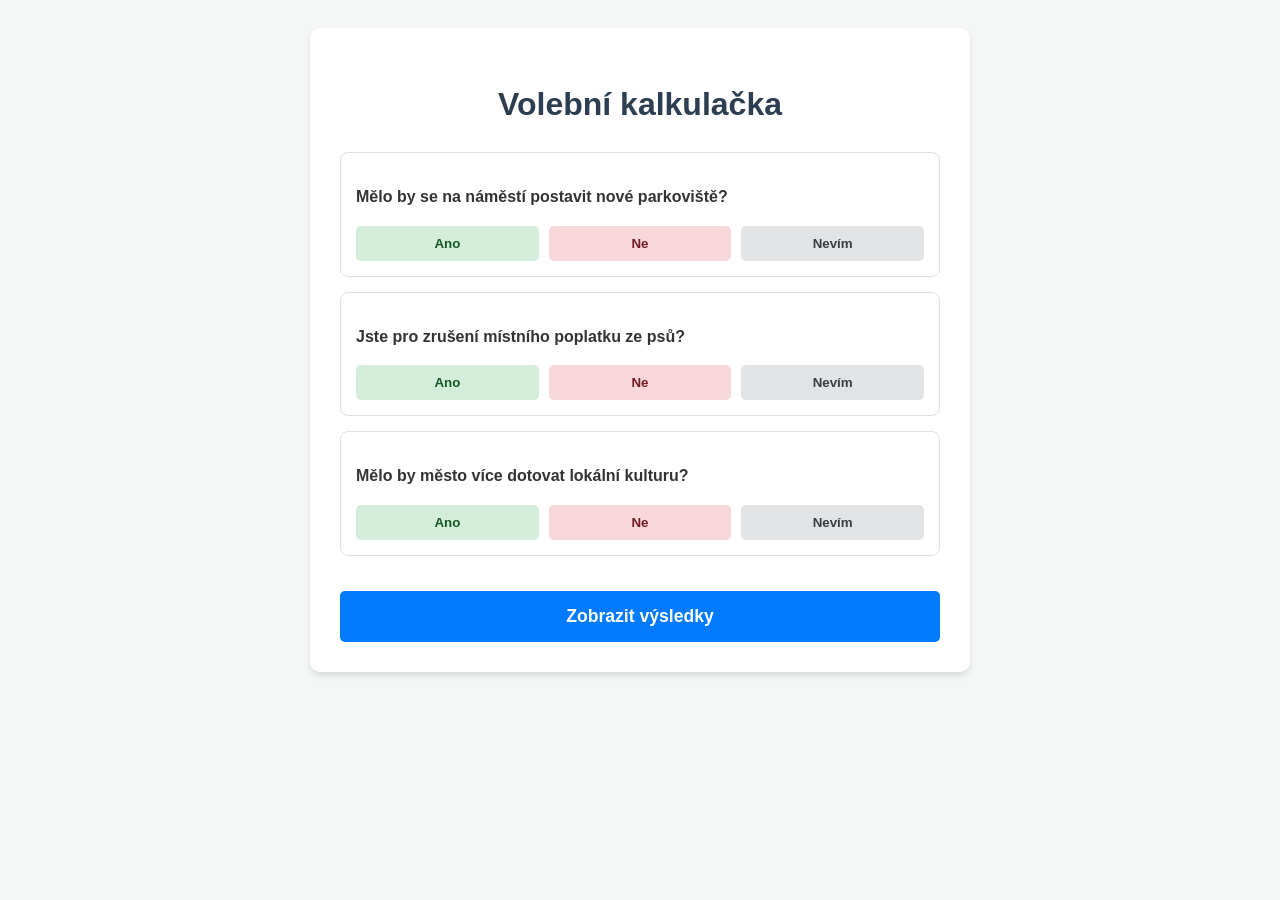
<file: alfa_code_kalkulacka.html>
<!DOCTYPE html>
<html lang="cs">
<head>
    <meta charset="UTF-8">
    <meta name="viewport" content="width=device-width, initial-scale=1.0">
    <title>Volební kalkulačka</title>
    <style>
        body { font-family: 'Segoe UI', Tahoma, Geneva, Verdana, sans-serif; background-color: #f4f7f6; color: #333; line-height: 1.6; padding: 20px; }
        .container { max-width: 600px; margin: 0 auto; background: white; padding: 30px; border-radius: 10px; box-shadow: 0 4px 6px rgba(0,0,0,0.1); }
        h1, h2 { color: #2c3e50; text-align: center; }
        .question-card, .result-card { border: 1px solid #e0e0e0; padding: 15px; margin-bottom: 15px; border-radius: 8px; }
        .options { display: flex; gap: 10px; margin-top: 10px; }
        button { flex: 1; padding: 10px; border: none; border-radius: 5px; cursor: pointer; font-weight: bold; transition: 0.2s; }
        .btn-ano { background-color: #d4edda; color: #155724; }
        .btn-ano:hover, .btn-ano.selected { background-color: #28a745; color: white; }
        .btn-ne { background-color: #f8d7da; color: #721c24; }
        .btn-ne:hover, .btn-ne.selected { background-color: #dc3545; color: white; }
        .btn-nevim { background-color: #e2e3e5; color: #383d41; }
        .btn-nevim:hover, .btn-nevim.selected { background-color: #6c757d; color: white; }
        .submit-btn { background-color: #007bff; color: white; width: 100%; padding: 15px; font-size: 1.1em; margin-top: 20px; }
        .submit-btn:hover { background-color: #0056b3; }
        .match-bar { background: #e9ecef; border-radius: 5px; overflow: hidden; margin: 10px 0; height: 20px; }
        .match-fill { background: #28a745; height: 100%; }
        .detail-btn { background: #17a2b8; color: white; padding: 5px 10px; font-size: 0.9em; width: auto; }
        .detail-item { padding: 8px; border-bottom: 1px solid #eee; display: flex; justify-content: space-between; }
        .agree { color: #28a745; font-weight: bold; }
        .disagree { color: #dc3545; font-weight: bold; }
        .back-btn { background-color: #6c757d; color: white; margin-bottom: 20px; }
    </style>
</head>
<body>

<div class="container" id="app">
    <!-- Obsah se generuje dynamicky pomocí JavaScriptu -->
</div>

<script>
    // --- DATABÁZE ---
    // 1 = Ano, -1 = Ne, 0 = Nevím / Je mi to jedno
    
    const otazky = [
        { id: 'q1', text: 'Mělo by se na náměstí postavit nové parkoviště?' },
        { id: 'q2', text: 'Jste pro zrušení místního poplatku ze psů?' },
        { id: 'q3', text: 'Mělo by město více dotovat lokální kulturu?' }
    ];

    const kandidati = [
        { jmeno: 'Jan Novák', odpovedi: { q1: 1, q2: -1, q3: 1 } },
        { jmeno: 'Petra Svobodová', odpovedi: { q1: -1, q2: 1, q3: 1 } },
        { jmeno: 'Karel Dvořák', odpovedi: { q1: 1, q2: 1, q3: -1 } }
    ];

    // --- LOGIKA APLIKACE ---
    
    let odpovediUzivatele = {};
    const appDiv = document.getElementById('app');

    function odpovez(otazkaId, hodnota) {
        odpovediUzivatele[otazkaId] = hodnota;
        vykresliOtazky(); // Překreslíme, aby se zvýraznilo tlačítko
    }

    // 1. Zobrazení dotazníku
    function vykresliOtazky() {
        let html = `<h1>Volební kalkulačka</h1>`;
        
        otazky.forEach(otazka => {
            const zvoleno = odpovediUzivatele[otazka.id];
            html += `
                <div class="question-card">
                    <p><strong>${otazka.text}</strong></p>
                    <div class="options">
                        <button class="btn-ano ${zvoleno === 1 ? 'selected' : ''}" onclick="odpovez('${otazka.id}', 1)">Ano</button>
                        <button class="btn-ne ${zvoleno === -1 ? 'selected' : ''}" onclick="odpovez('${otazka.id}', -1)">Ne</button>
                        <button class="btn-nevim ${zvoleno === 0 ? 'selected' : ''}" onclick="odpovez('${otazka.id}', 0)">Nevím</button>
                    </div>
                </div>
            `;
        });

        html += `<button class="submit-btn" onclick="vyhodnot()">Zobrazit výsledky</button>`;
        appDiv.innerHTML = html;
    }

    // 2. Výpočet shody
    function vyhodnot() {
        let vysledky = kandidati.map(kandidat => {
            let pocetShod = 0;
            let pocetOdpovezenych = 0;
            let detaily = [];

            otazky.forEach(otazka => {
                const odpUziv = odpovediUzivatele[otazka.id];
                const odpKand = kandidat.odpovedi[otazka.id];

                // Počítáme jen otázky, na které uživatel odpověděl Ano nebo Ne
                if (odpUziv === 1 || odpUziv === -1) {
                    pocetOdpovezenych++;
                    const jeShoda = (odpUziv === odpKand);
                    if (jeShoda) pocetShod++;

                    detaily.push({
                        otazkaText: otazka.text,
                        uzivatelText: odpUziv === 1 ? 'Ano' : 'Ne',
                        kandidatText: odpKand === 1 ? 'Ano' : (odpKand === -1 ? 'Ne' : 'Nevyjádřil se'),
                        jeShoda: jeShoda
                    });
                }
            });

            // Výpočet procenta (pokud neodpověděl na nic, shoda je 0)
            const procento = pocetOdpovezenych > 0 ? Math.round((pocetShod / pocetOdpovezenych) * 100) : 0;
            
            return { jmeno: kandidat.jmeno, procento, detaily };
        });

        // Seřadit kandidáty od největší shody po nejmenší
        vysledky.sort((a, b) => b.procento - a.procento);
        vykresliVysledky(vysledky);
    }

    // 3. Zobrazení tabulky výsledků
    function vykresliVysledky(vysledky) {
        let html = `<h1>Vaše shoda s kandidáty</h1>`;
        
        vysledky.forEach((vysledek, index) => {
            // Uložíme data kandidáta do globálního window objektu pro snadné předání do detailu
            window[`kandData_${index}`] = vysledek; 
            
            html += `
                <div class="result-card">
                    <h3>${vysledek.jmeno} - ${vysledek.procento} %</h3>
                    <div class="match-bar">
                        <div class="match-fill" style="width: ${vysledek.procento}%"></div>
                    </div>
                    <button class="detail-btn" onclick="zobrazDetail(${index})">Porovnat odpovědi</button>
                </div>
            `;
        });
        
        html += `<button class="submit-btn" style="background:#6c757d;" onclick="vykresliOtazky()">Zpět na otázky</button>`;
        appDiv.innerHTML = html;
    }

    // 4. Detailní rozpad odpovědí
    function zobrazDetail(index) {
        const vysledek = window[`kandData_${index}`];
        let html = `
            <button class="back-btn" onclick="vyhodnot()">← Zpět na výsledky</button>
            <h2>Detail shody: ${vysledek.jmeno}</h2>
        `;

        if (vysledek.detaily.length === 0) {
            html += `<p>Neodpověděli jste na žádné otázky (nebo jste u všech zvolili "Nevím").</p>`;
        } else {
            vysledek.detaily.forEach(d => {
                html += `
                    <div class="detail-item">
                        <div style="width: 70%;">${d.otazkaText}</div>
                        <div style="width: 30%; text-align: right;" class="${d.jeShoda ? 'agree' : 'disagree'}">
                            Vy: ${d.uzivatelText}<br>
                            Kandidát: ${d.kandidatText}
                        </div>
                    </div>
                `;
            });
        }
        
        appDiv.innerHTML = html;
    }

    // Spuštění aplikace po načtení stránky
    vykresliOtazky();

</script>
</body>
</html>
</file>
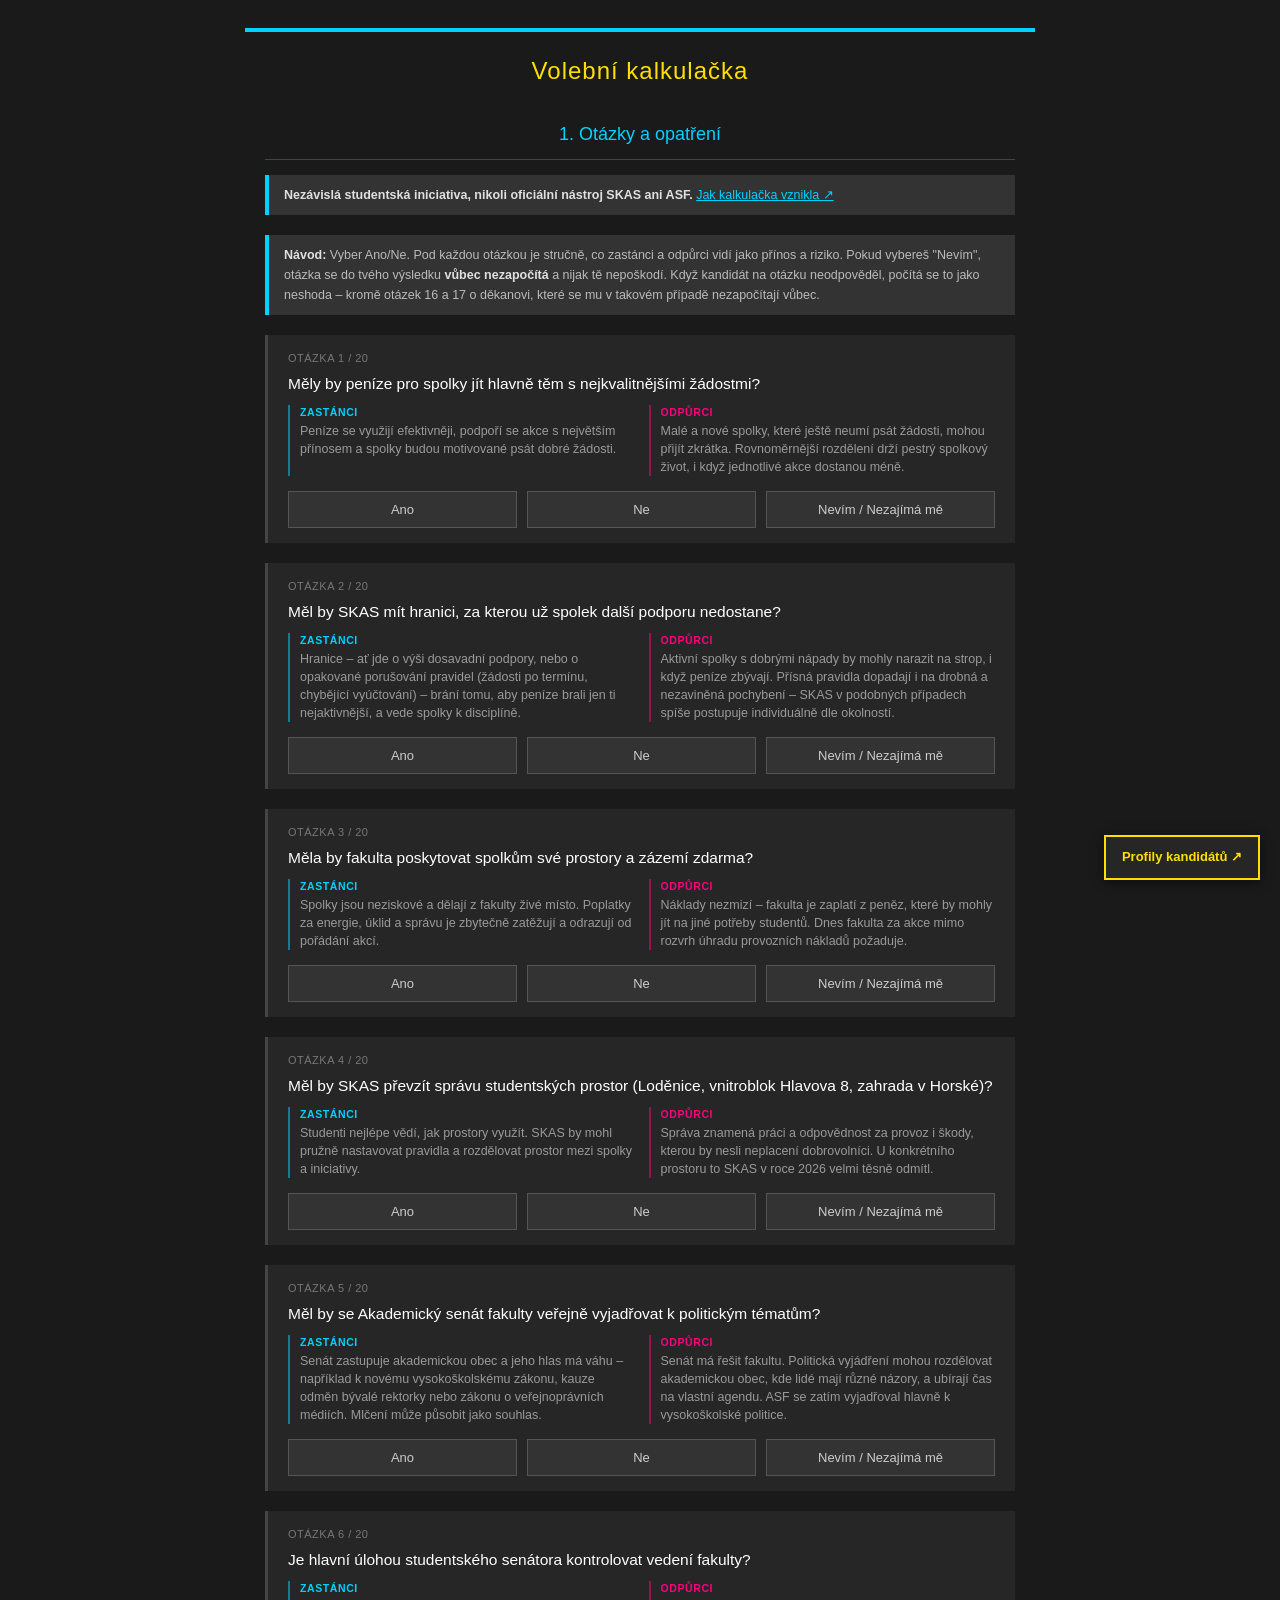
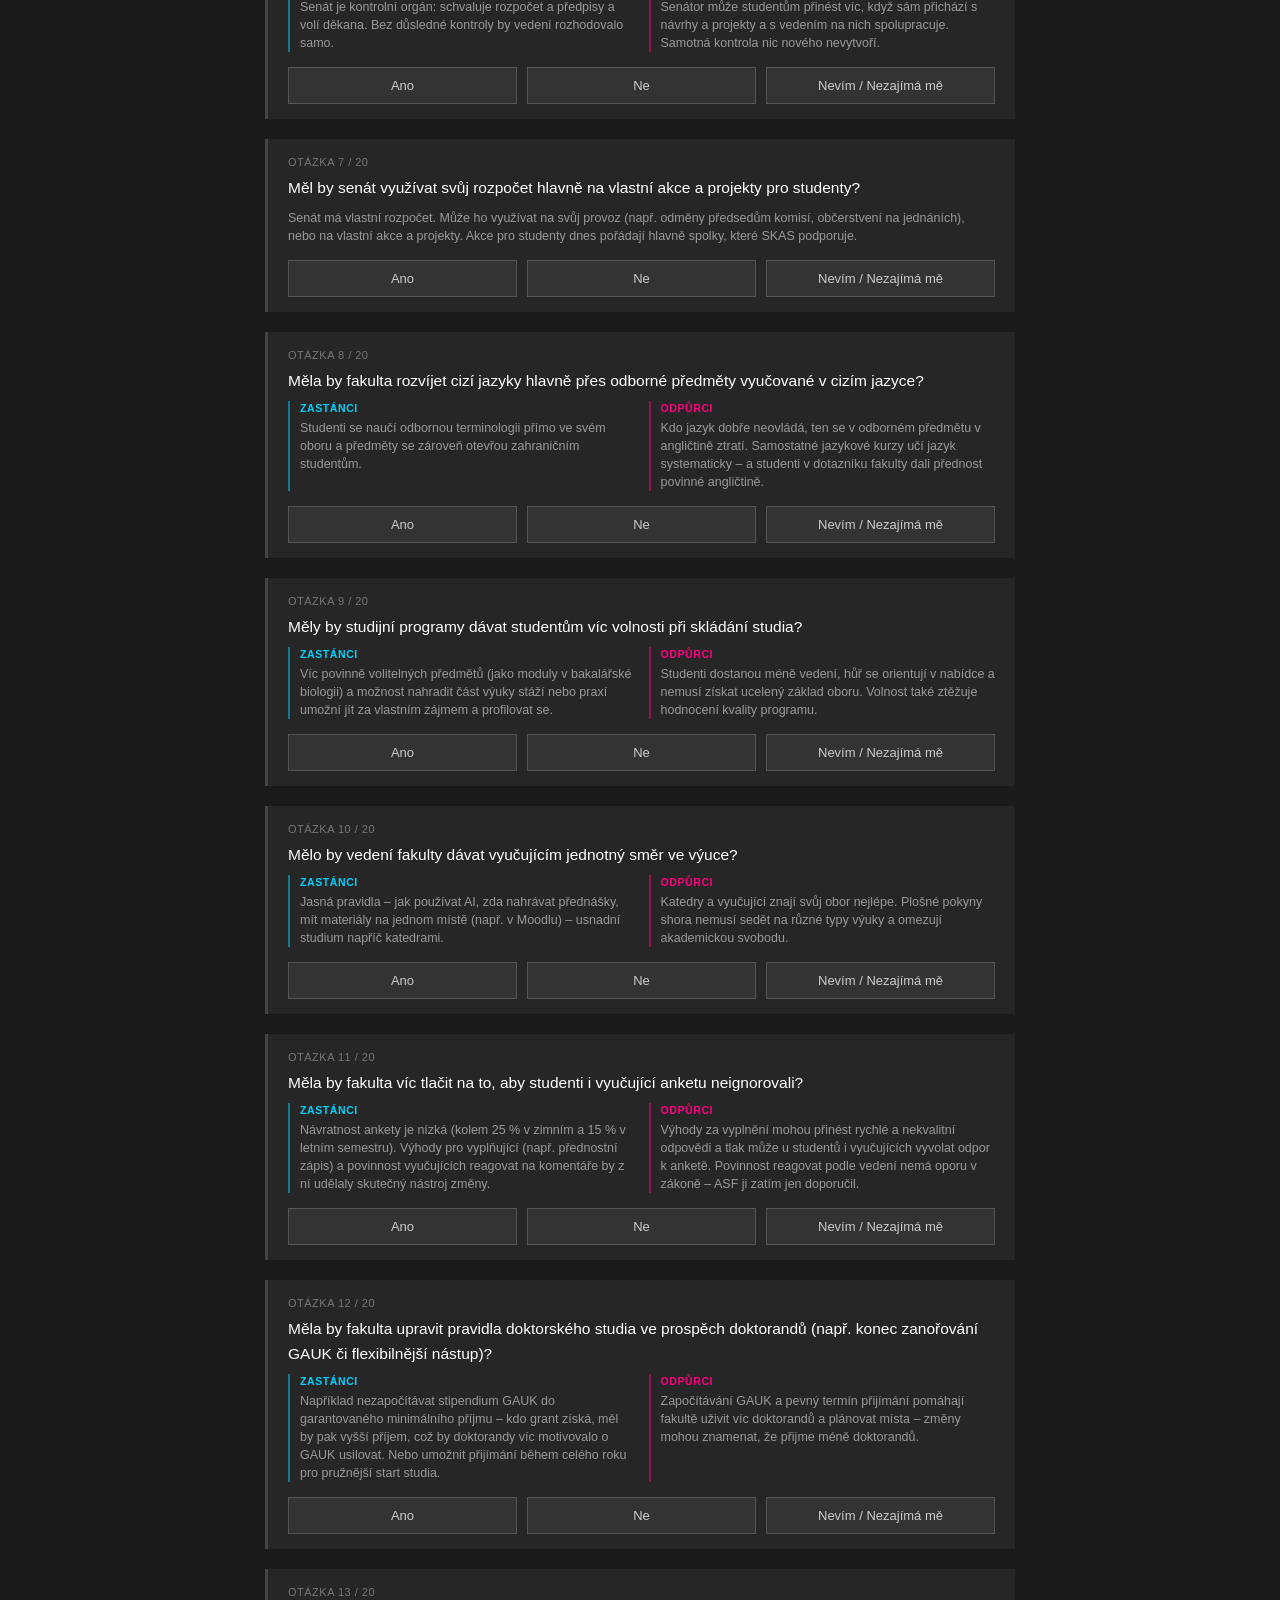
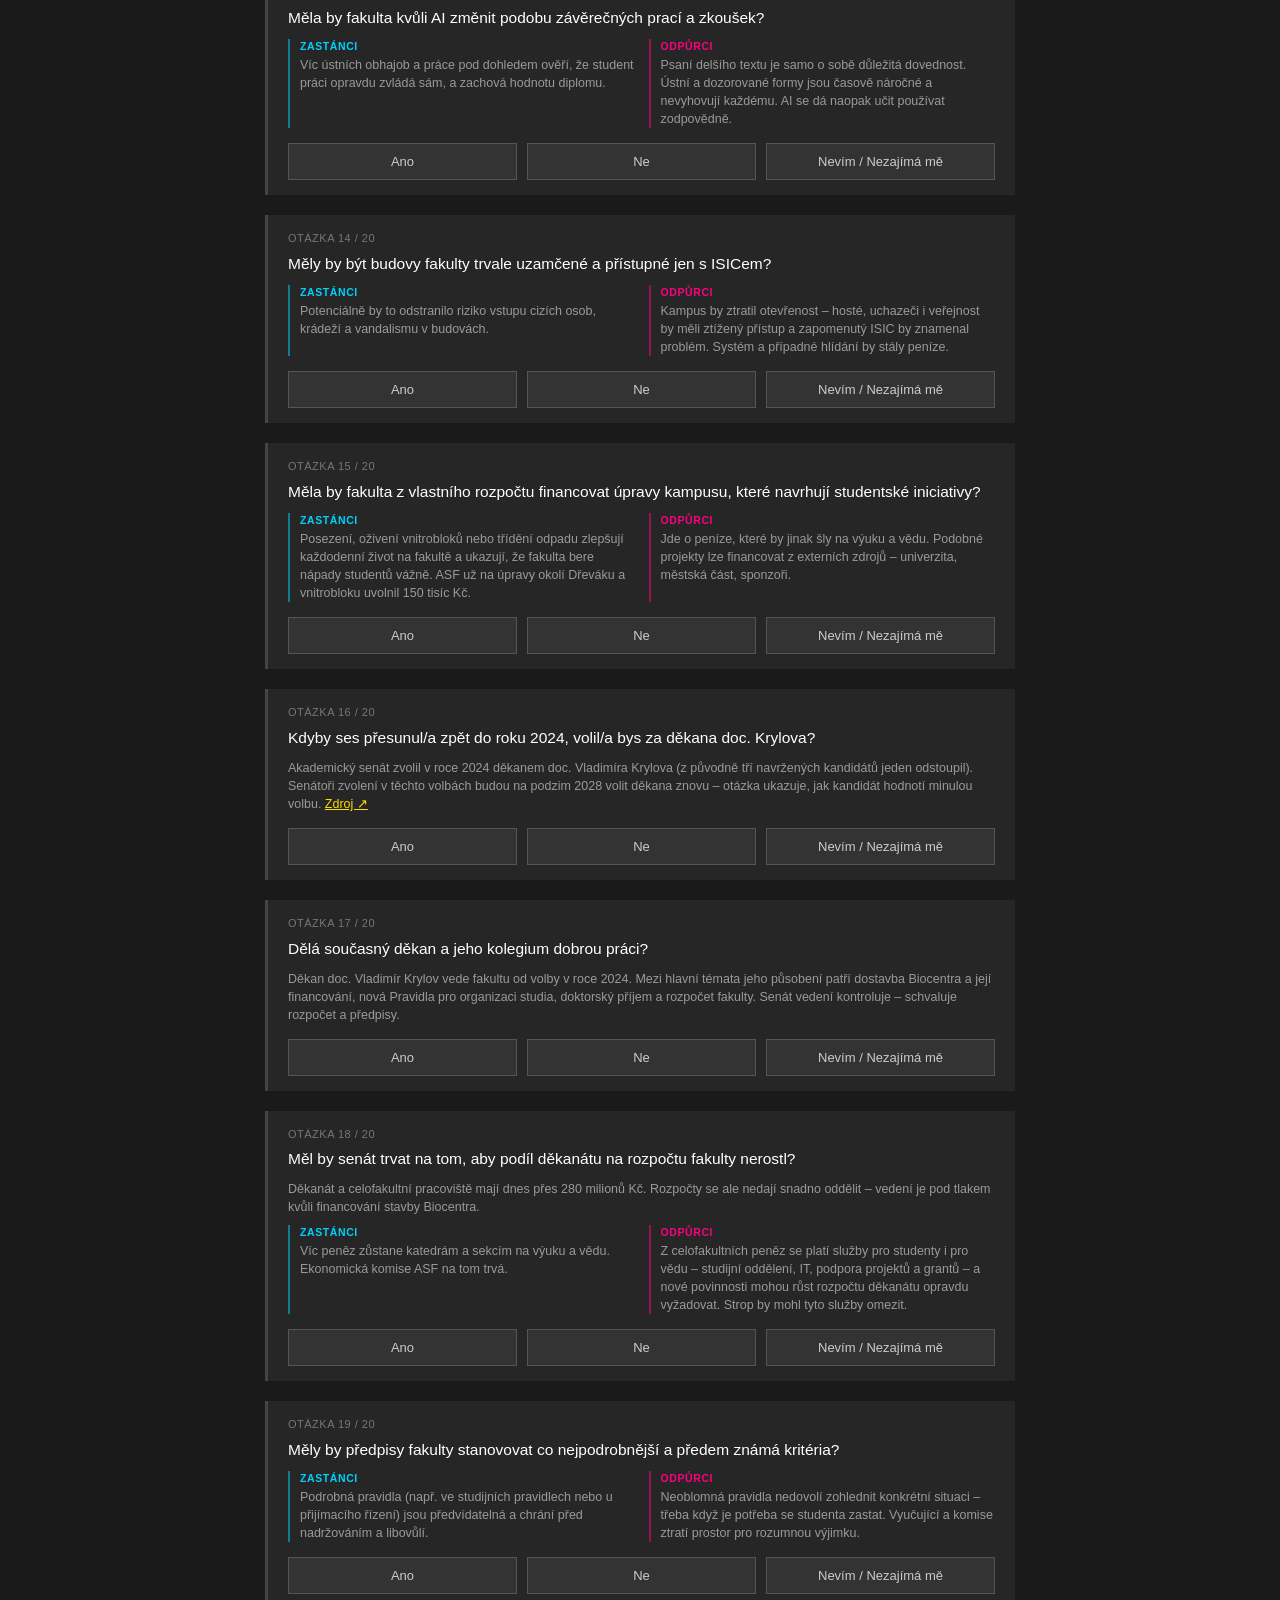
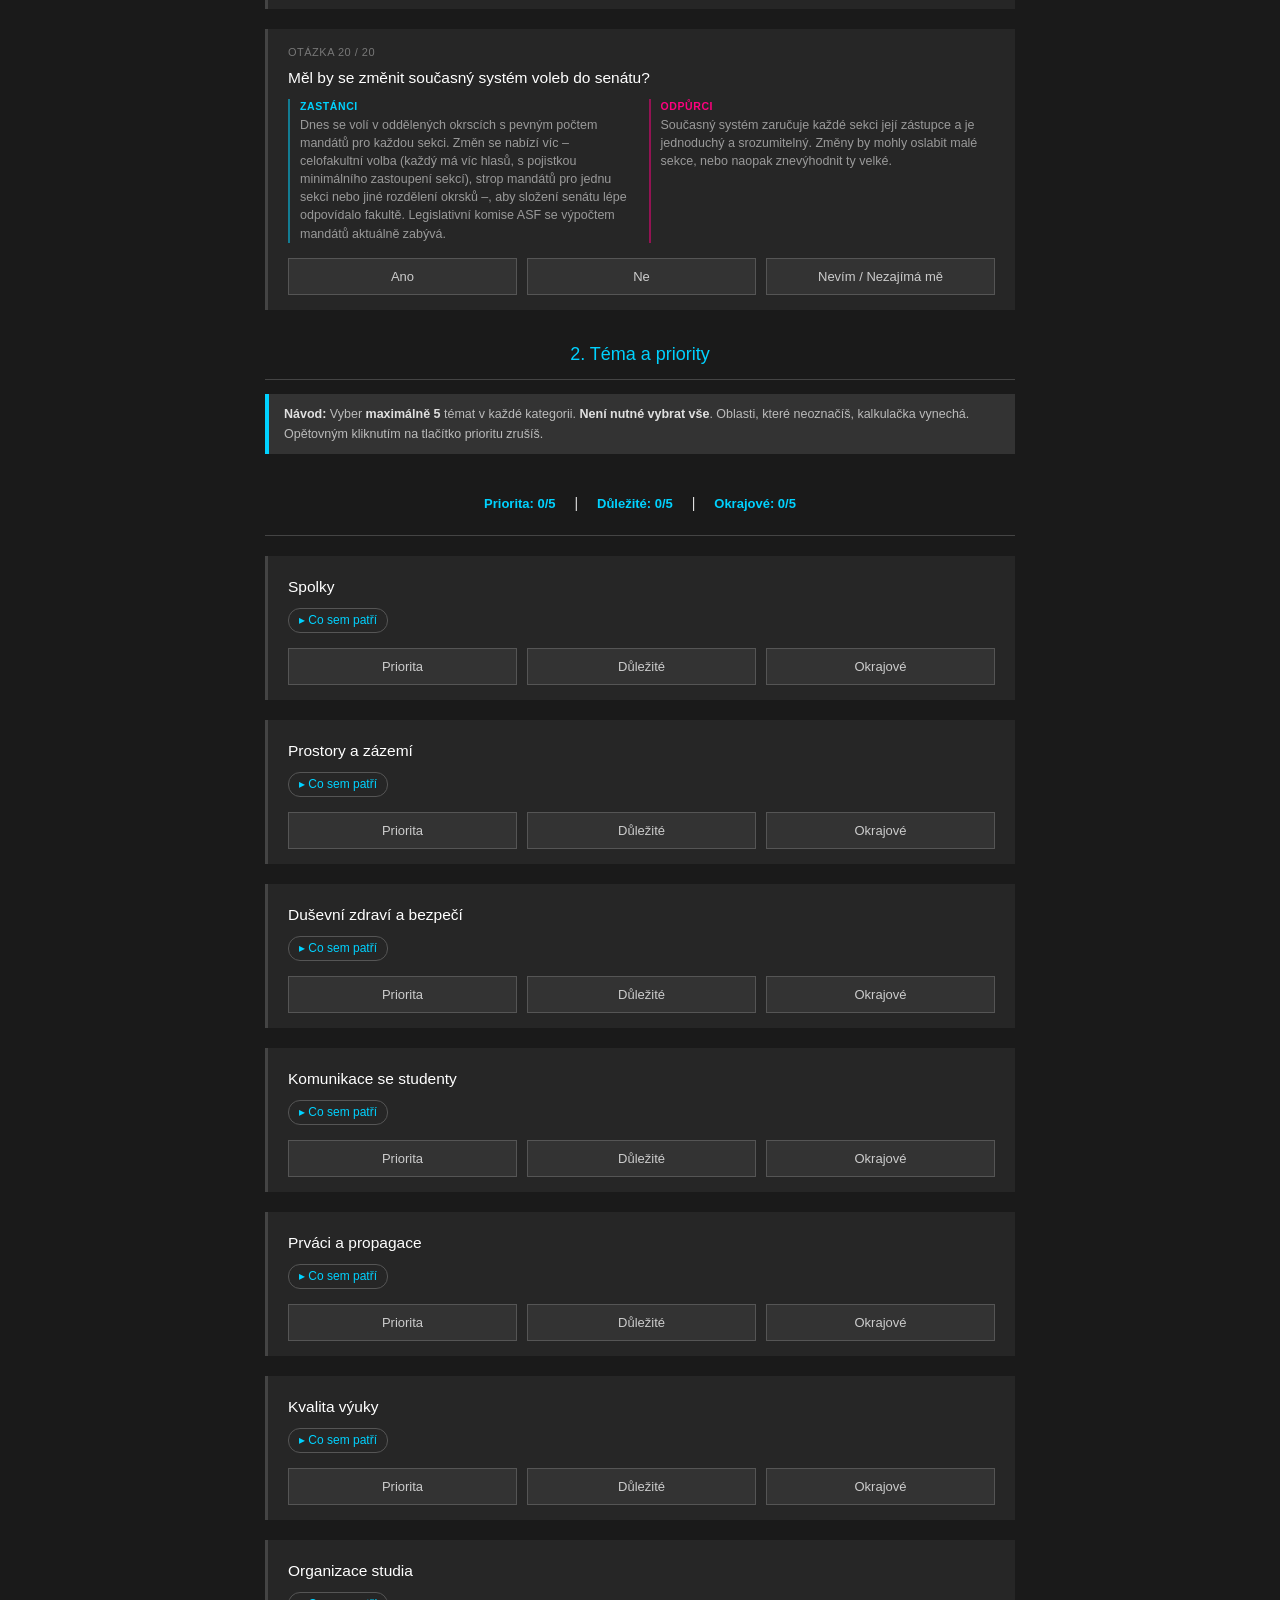
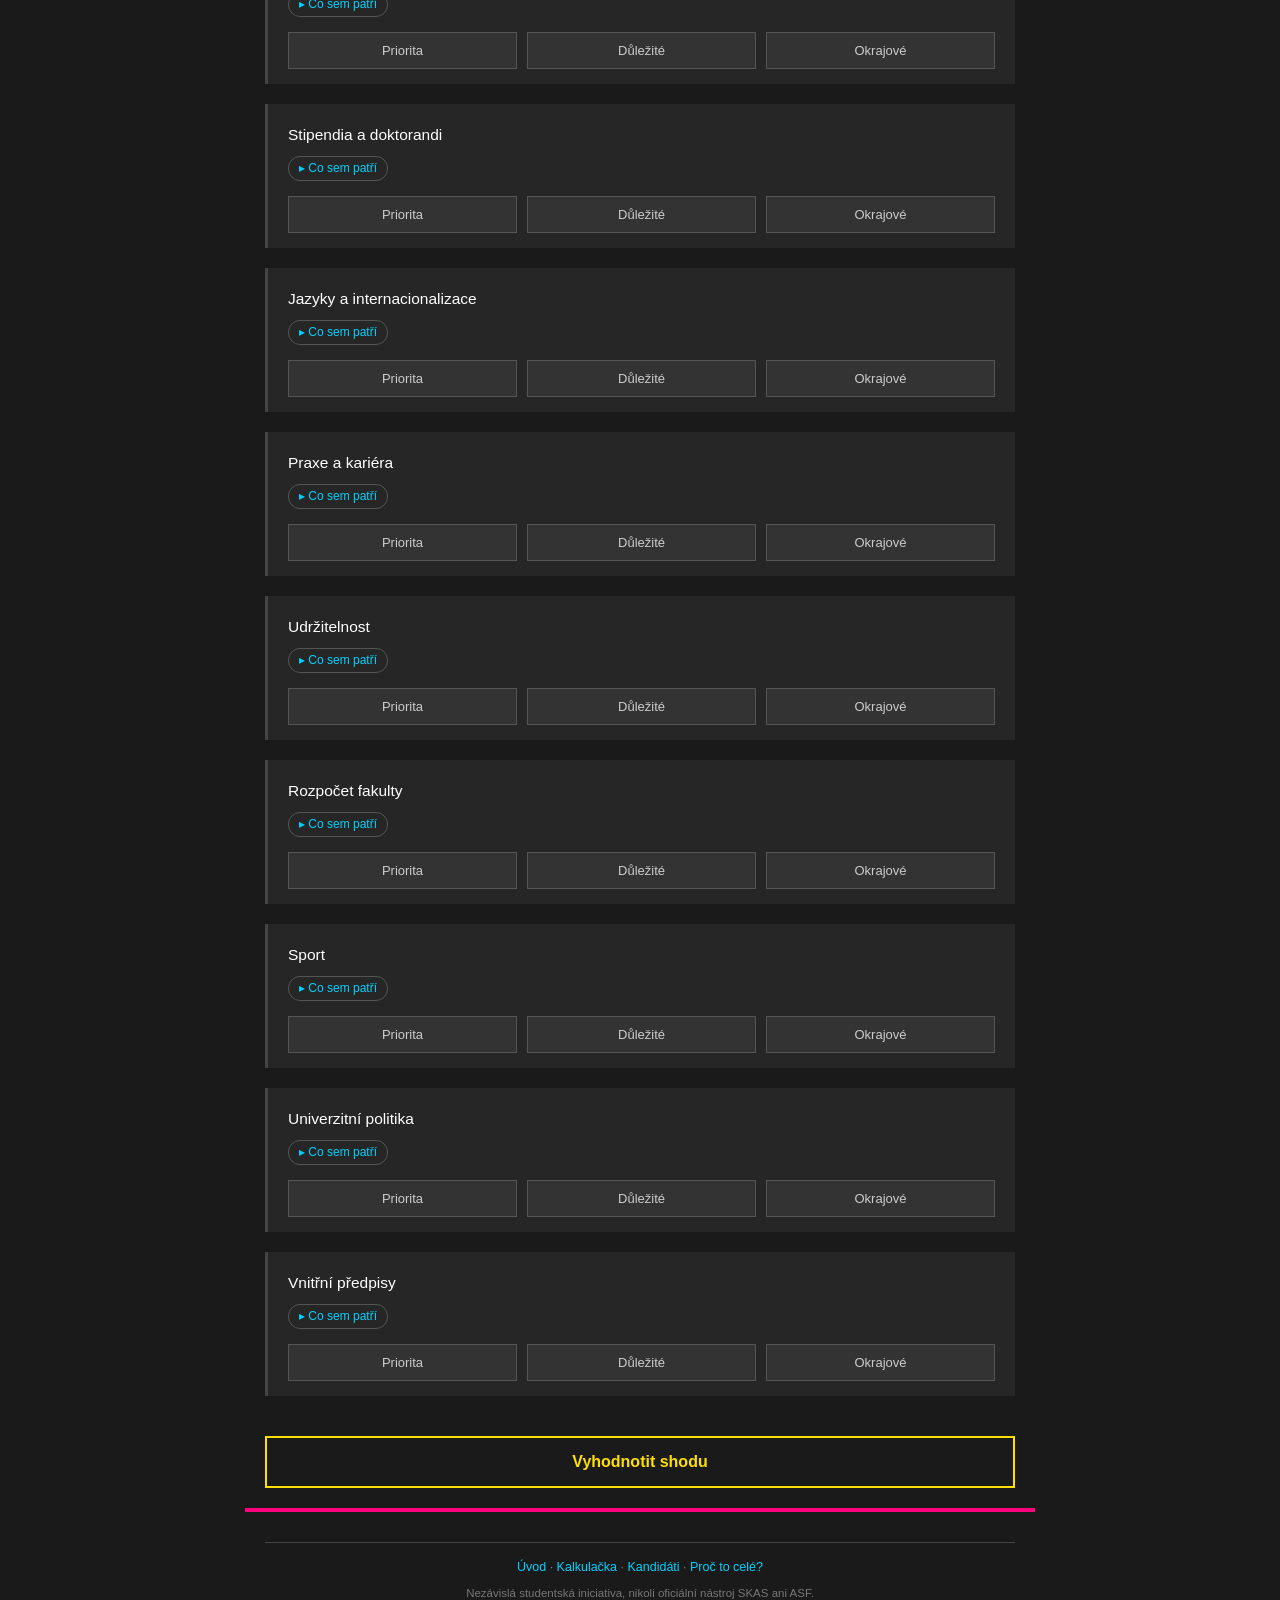
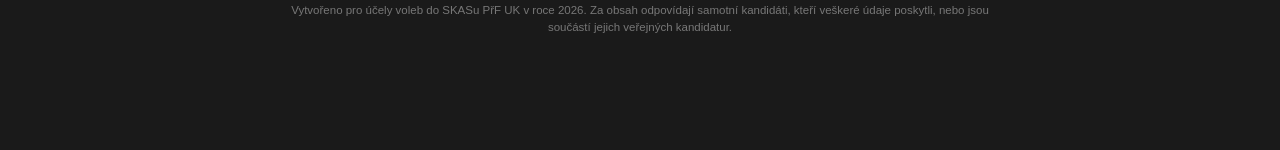
<file: kalkulacka.html>
<!DOCTYPE html>
<html lang="cs">
<head>
    <meta charset="UTF-8">
    <meta name="viewport" content="width=device-width, initial-scale=1.0">
    <title>Volební kalkulačka – volby do SKASu PřF UK</title>
    <!-- ?v=30: po každé úpravě style.css, data.js nebo odpovedi.js zvyš číslo (ve všech HTML), jinak prohlížeč může použít starou verzi -->
    <link rel="icon" href="ikona.svg" type="image/svg+xml">
    <link rel="icon" href="ikona.png" type="image/png">
    <link rel="apple-touch-icon" href="ikona.png">
    <link rel="stylesheet" href="style.css?v=30">
    <script src="data.js?v=30"></script>
    <script src="odpovedi.js?v=30"></script>
</head>
<body>

<div class="container" id="app"></div>

<script>
    document.addEventListener("DOMContentLoaded", () => {

        // Rachejtle při kliknutí
        document.addEventListener('click', function(e) {
            const colors = ['#00d2ff', '#ff007f', '#ffdf00', '#39ff14'];
            for (let i = 0; i < 10; i++) {
                let spark = document.createElement('div');
                spark.className = 'spark';
                spark.style.left = e.clientX + 'px';
                spark.style.top = e.clientY + 'px';
                spark.style.background = colors[Math.floor(Math.random() * colors.length)];
                let angle = (i / 10) * Math.PI * 2;
                let velocity = 30 + Math.random() * 40;
                spark.style.setProperty('--dx', Math.cos(angle) * velocity + 'px');
                spark.style.setProperty('--dy', Math.sin(angle) * velocity + 'px');
                document.body.appendChild(spark);
                setTimeout(() => spark.remove(), 600);
            }
        });

        const NAZVY_PRIORIT = { 3: 'Priorita', 2: 'Důležité', 1: 'Okrajové', 0: 'Nezaškrtnuto' };
        const TRIDY_PRIORIT = { 3: 'btn-prio', 2: 'btn-mid', 1: 'btn-low' };

        let uzivOdpovedi = {};
        let uzivPriority = {};
        let vysledky = [];
        let aktualniFiltr = 'Vse';
        const appDiv = document.getElementById('app');
        // Odkaz na kandidáty je stále dole v rohu (i během vyplňování), otevírá novou záložku
        document.body.insertAdjacentHTML('beforeend', `<a class="plovouci-odkaz" href="kandidati.html" target="_blank">Profily kandidátů ↗</a>` + paticka());

        // Kolik oblastí má uživatel v každé úrovni: { 3: x, 2: y, 1: z }
        function spocitejPriority() {
            const p = { 3: 0, 2: 0, 1: 0 };
            Object.values(uzivPriority).forEach(v => p[v]++);
            return p;
        }
        const jeLimitPrekrocen = p => [3, 2, 1].some(u => p[u] > limitPriorit);

        // Rozbalené kontexty si pamatujeme, aby se po kliknutí na odpověď (překreslení) nezavřely
        const otevreneKontexty = new Set();
        window.prepniKontext = (id, otevreno) => { if (otevreno) otevreneKontexty.add(id); else otevreneKontexty.delete(id); };

        window.odpovezOtazku = function(id, val) { uzivOdpovedi[id] = val; vykresliFormular(); };
        window.odpovezPrioritu = function(id, val) {
            // Opětovné kliknutí na vybranou prioritu ji zruší
            if (uzivPriority[id] === val) delete uzivPriority[id];
            else uzivPriority[id] = val;
            vykresliFormular();
        };

        window.vykresliFormular = function(isFirstLoad = false) {
            const pocty = spocitejPriority();

            // fade-in jen při prvním načtení, aby formulář při klikání neproblikával
            let html = isFirstLoad ? `<div class="fade-in">` : `<div>`;
            html += `<h1>Volební kalkulačka</h1>
                     <h2>1. Otázky a opatření</h2>
                     <div class="instruction-box">
                        <strong>Nezávislá studentská iniciativa, nikoli oficiální nástroj SKAS ani ASF.</strong> <a href="o-kalkulacce.html" target="_blank" style="color:var(--cyan);">Jak kalkulačka vznikla ↗</a>
                     </div>
                     <div class="instruction-box">
                        <strong>Návod:</strong> Vyber Ano/Ne. Pod každou otázkou je stručně, co zastánci a odpůrci vidí jako přínos a riziko. Pokud vybereš "Nevím", otázka se do tvého výsledku <strong>vůbec nezapočítá</strong> a nijak tě nepoškodí. Když kandidát na otázku neodpověděl, počítá se to jako neshoda – kromě otázek 16 a 17 o děkanovi, které se mu v takovém případě nezapočítají vůbec.
                     </div>`;

            otazky.forEach((o, i) => {
                const z = uzivOdpovedi[o.id];
                html += `
                    <div class="card">
                        <div class="otazka-cislo">Otázka ${i + 1} / ${otazky.length}</div>
                        <p class="otazka-text">${o.text}</p>
                        ${kontextViditelnyHtml(o)}
                        <div class="options">
                            <button class="btn-ano ${z === 1 ? 'selected' : ''}" onclick="odpovezOtazku('${o.id}', 1)">Ano</button>
                            <button class="btn-ne ${z === -1 ? 'selected' : ''}" onclick="odpovezOtazku('${o.id}', -1)">Ne</button>
                            <button class="btn-nevim ${z === 0 ? 'selected' : ''}" onclick="odpovezOtazku('${o.id}', 0)">Nevím / Nezajímá mě</button>
                        </div>
                    </div>`;
            });

            html += `<h2>2. Téma a priority</h2>
                     <div class="instruction-box">
                        <strong>Návod:</strong> Vyber <strong>maximálně ${limitPriorit}</strong> témat v každé kategorii. <strong>Není nutné vybrat vše</strong>. Oblasti, které neoznačíš, kalkulačka vynechá. Opětovným kliknutím na tlačítko prioritu zrušíš.
                     </div>
                     <div class="counter-box">`
                   + [3, 2, 1].map(u => `<span class="counter ${pocty[u] <= limitPriorit ? 'ok' : 'err'}">${NAZVY_PRIORIT[u]}: ${pocty[u]}/${limitPriorit}</span>`).join(' | ')
                   + `</div>`;

            oblasti.forEach(o => {
                const z = uzivPriority[o.id];
                html += `<div class="card"><p class="otazka-text">${o.text}</p>${popisOblastiHtml(o)}<div class="options">`
                      + [3, 2, 1].map(u => `<button class="${TRIDY_PRIORIT[u]} ${z === u ? 'selected' : ''}" onclick="odpovezPrioritu('${o.id}', ${u})">${NAZVY_PRIORIT[u]}</button>`).join('')
                      + `</div></div>`;
            });

            html += `<button class="submit-btn" onclick="zkontrolujAVyhodnot()">Vyhodnotit shodu</button></div>`;
            appDiv.innerHTML = html;

            // Při překročení limitu odscrolluje na počítadlo
            if (jeLimitPrekrocen(pocty)) {
                document.querySelector('.counter-box').scrollIntoView({ behavior: 'smooth', block: 'center' });
            }
        };

        window.zkontrolujAVyhodnot = function() {
            if (jeLimitPrekrocen(spocitejPriority())) {
                alert(`Překročil/a jsi povolený limit! Můžeš vybrat maximálně ${limitPriorit} oblastí v každé kategorii.`);
                return;
            }

            // Do kalkulačky jdou jen kandidáti s kompletně vyplněnými prioritami (5/5/5)
            vysledky = kandidati.filter(maPlnePriority).map(kand => {
                let maxBodu = 0, ziskaneBody = 0, detaily = [];

                // Otázky Ano/Ne – "Nevím" uživatele se nepočítá.
                // Nezodpovězená otázka kandidáta = neshoda, kromě OTAZKY_DOBROVOLNE (q16, q17), které se pak vůbec nepočítají.
                otazky.forEach(o => {
                    const u = uzivOdpovedi[o.id];
                    const k = kand.odpovedi[o.id];
                    const zduvodneni = (kand.komentare || {})[o.id] || '';
                    if (u === 1 || u === -1) {
                        const uTxt = u === 1 ? 'Ano' : 'Ne';
                        if (k !== 1 && k !== -1 && OTAZKY_DOBROVOLNE.includes(o.id)) {
                            detaily.push({ typ: 'otazka', text: o.text, uTxt, kTxt: 'Nechce odpovídat', body: null, zduvodneni });
                            return;
                        }
                        const body = u === k ? 2 : 0;
                        maxBodu += 2;
                        ziskaneBody += body;
                        detaily.push({ typ: 'otazka', text: o.text, uTxt, kTxt: k === 1 ? 'Ano' : (k === -1 ? 'Ne' : 'Neodpověděl/a'), body, zduvodneni });
                    }
                });

                // Priority – počítají se jen oblasti, které uživatel označil
                oblasti.forEach(o => {
                    const u = uzivPriority[o.id] || 0;
                    const k = kand.priority[o.id] || 0;
                    if (u > 0) {
                        const body = Math.max(0, 2 - Math.abs(u - k)); // 2, 1 nebo 0
                        maxBodu += 2;
                        ziskaneBody += body;
                        detaily.push({ typ: 'priorita', text: o.text, uTxt: NAZVY_PRIORIT[u], kTxt: NAZVY_PRIORIT[k], body });
                    }
                });

                const procento = maxBodu > 0 ? Math.round((ziskaneBody / maxBodu) * 100) : 0;
                return { id: kand.id, jmeno: kand.jmeno, foto: kand.foto, sekce: kand.info.sekce, procento, detaily };
            });

            // Při shodě procent zůstává pořadí z data.js (sort je stabilní)
            vysledky.sort((a, b) => b.procento - a.procento);
            vykresliVysledky('Vse', true);
        };

        window.vykresliVysledky = function(filtr = 'Vse', isFirstLoad = false) {
            aktualniFiltr = filtr;
            const seznam = filtr === 'Vse' ? vysledky : vysledky.filter(v => v.sekce === filtr);

            let html = isFirstLoad ? `<div class="fade-in">` : `<div>`;
            html += `<h1>Tvoje shoda s kandidáty</h1>`
                  + `<div class="instruction-box"><strong>Procento shody není doporučení, koho volit.</strong> Je to vstupní brána: otevři si profily, přečti si zdůvodnění a programy. <a href="o-kalkulacce.html#vysledky" target="_blank" style="color:var(--cyan);">Jak číst výsledky ↗</a></div>`
                  + filtrySekci(filtr, 'vykresliVysledky');

            const vynechani = kandidati.filter(k => !maPlnePriority(k) && (filtr === 'Vse' || k.info.sekce === filtr));
            if (vynechani.length > 0) {
                const odkazy = vynechani.map(k => `<a href="kandidati.html?kandidat=${k.id}" target="_blank" style="color:var(--cyan);">${k.jmeno}</a> (${k.info.sekce})`).join(', ');
                html += `<div class="instruction-box"><strong>Do kalkulačky se nezapojili, a proto nejsou ve výsledcích:</strong> ${odkazy}. Jejich programy, a u některých i vysvětlení, proč se nezapojili, najdeš v profilech.</div>`;
            }
            if (seznam.length === 0) html += `<p style="text-align:center;">V této sekci nejsou žádní kandidáti.</p>`;
            seznam.forEach(v => {
                html += `
                    <div class="card ${sekceTrida(v.sekce)}">
                        <div class="res-head">
                            ${v.foto ? `<img class="res-photo" src="${v.foto}" alt="">` : ''}
                            <div style="flex:1;">
                                <h3 style="text-align: left; color: white; margin: 0;">${v.jmeno} <span style="float:right; color: var(--cyan);">${v.procento} %</span></h3>
                                <div style="font-size: 11px; color: #888;">Sekce: ${v.sekce}</div>
                            </div>
                        </div>
                        <div class="match-bar"><div class="match-fill" style="width: ${v.procento}%"></div></div>
                        <div style="display:flex; gap:10px;">
                            <button onclick="zobrazDetail('${v.id}')" style="border-color:var(--cyan); color:var(--cyan);">Porovnat odpovědi</button>
                            <a href="kandidati.html?kandidat=${v.id}" target="_blank" class="btn" style="border-color:var(--yellow); color:var(--yellow);">Profil kandidáta ↗</a>
                        </div>
                    </div>`;
            });
            html += `<button class="submit-btn" style="border-color: #888; color: #ccc;" onclick="vykresliFormular()">Upravit moje odpovědi</button>`;
            // Na konci výsledků návod, jak volit (spousta lidí neví, že má víc hlasů)
            html += jakVolitHtml() + `</div>`;
            appDiv.innerHTML = html;
            window.scrollTo(0, 0); // výsledky vždy odshora, ne na konci stránky
        };

        window.zobrazDetail = function(id) {
            const v = vysledky.find(x => x.id === id);
            const barvy = { 2: 'var(--cyan)', 1: 'var(--yellow)', 0: 'var(--magenta)' };
            // Zdůvodnění kandidáta je rozbalovací přímo pod otázkou
            const radek = d => `<div class="detail-item"><div style="width: 65%; padding-right: 15px;">${d.text}${d.zduvodneni ? `<details class="kontext"><summary>Zdůvodnění kandidáta</summary><p>${d.zduvodneni}</p></details>` : ''}</div><div style="width: 35%; text-align: right; color: ${d.body === null ? '#888' : barvy[d.body]};">Ty: ${d.uTxt}<br>Kandidát: ${d.kTxt}</div></div>`;
            const nadpis = t => `<h3 style="color: var(--cyan); text-align: left; margin-top: 30px;">${t}</h3>`;

            appDiv.innerHTML = `<div>
                <button class="submit-btn back-btn" onclick="vykresliVysledky('${aktualniFiltr}')">← Zpět na výsledky</button>
                <h2>Detailní shoda: ${v.jmeno}</h2>
                ${nadpis('Otázky')}${v.detaily.filter(d => d.typ === 'otazka').map(radek).join('')}
                ${nadpis('Oblasti (Priority)')}${v.detaily.filter(d => d.typ === 'priorita').map(radek).join('')}
            </div>`;
            window.scrollTo(0, 0);
        };

        vykresliFormular(true);
    });
</script>
</body>
</html>
</file>
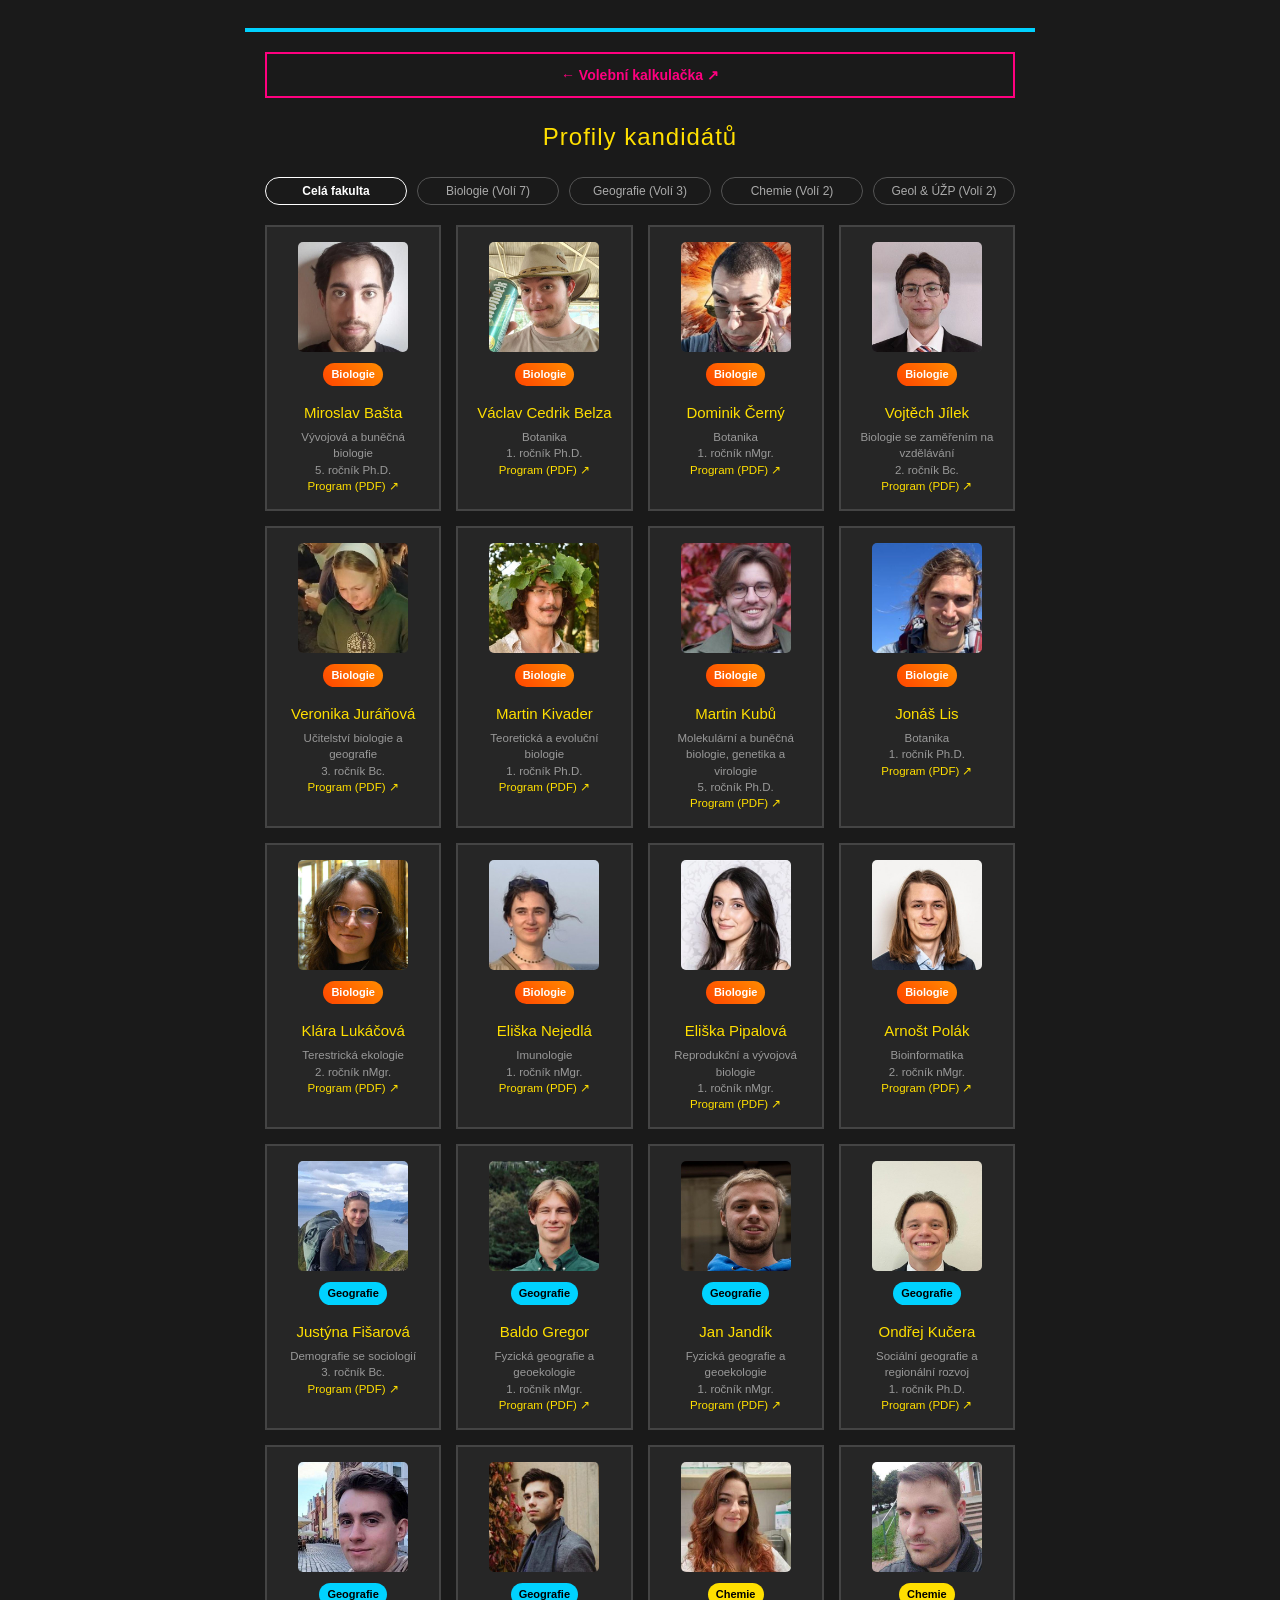
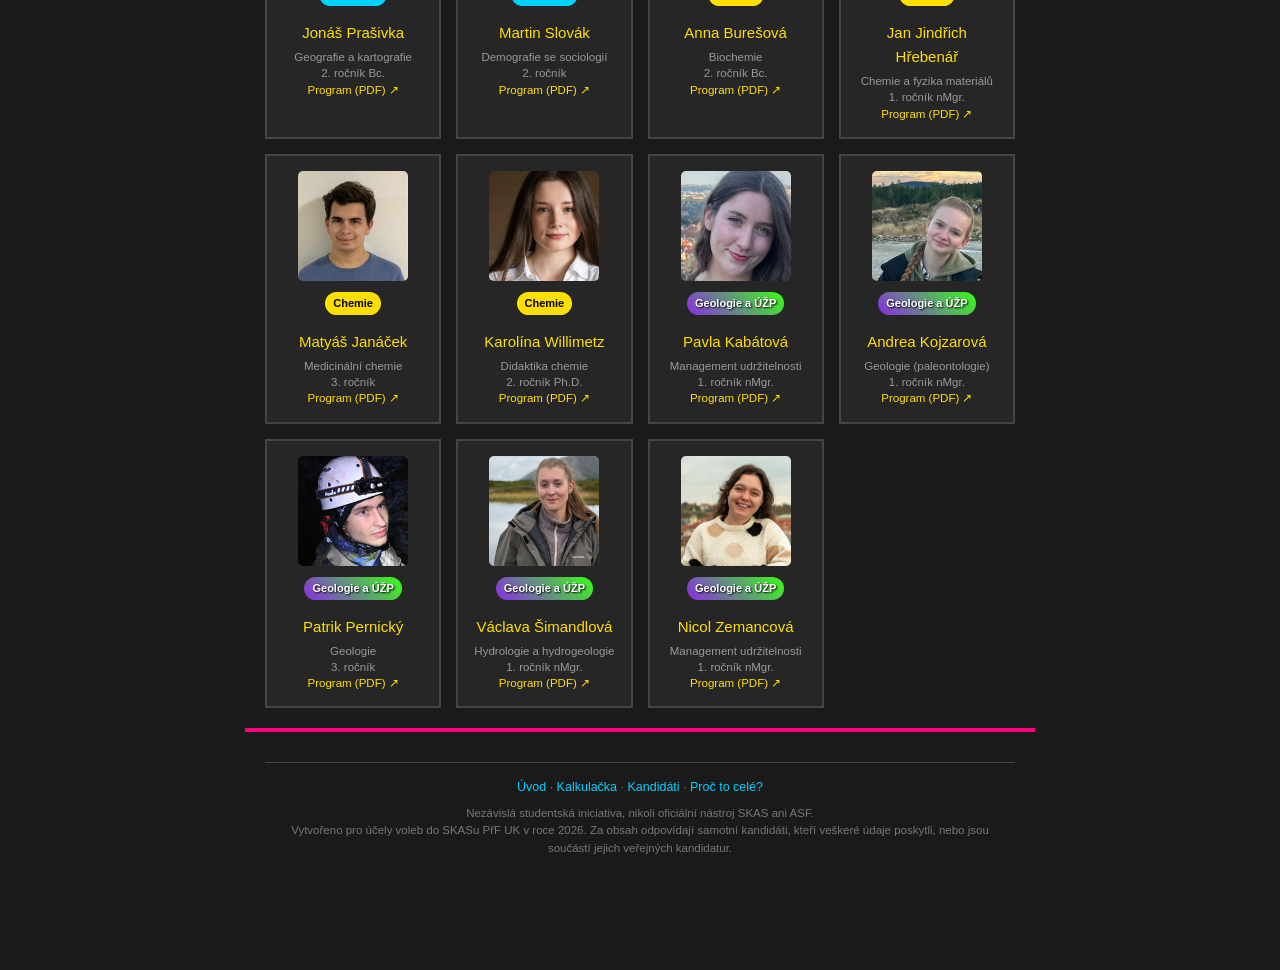
<file: kandidati.html>
<!DOCTYPE html>
<html lang="cs">
<head>
    <meta charset="UTF-8">
    <meta name="viewport" content="width=device-width, initial-scale=1.0">
    <title>Profily kandidátů – volby do SKASu PřF UK</title>
    <!-- ?v=30: po každé úpravě style.css, data.js nebo odpovedi.js zvyš číslo (ve všech HTML), jinak prohlížeč může použít starou verzi -->
    <link rel="icon" href="ikona.svg" type="image/svg+xml">
    <link rel="icon" href="ikona.png" type="image/png">
    <link rel="apple-touch-icon" href="ikona.png">
    <link rel="stylesheet" href="style.css?v=30">
    <script src="data.js?v=30"></script>
    <script src="odpovedi.js?v=30"></script>
</head>
<body>

<div class="container" id="app"></div>

<script>
    document.addEventListener("DOMContentLoaded", () => {
        const rozbalId = new URLSearchParams(window.location.search).get('kandidat');
        const appDiv = document.getElementById('app');
        document.body.insertAdjacentHTML('beforeend', paticka());

        const NAZVY_PRIORIT = { 3: 'Priorita', 2: 'Důležité', 1: 'Okrajové' };

        // Řazení: podle pořadí sekcí v data.js (Biologie → Geografie → Chemie → Geologie a ÚŽP),
        // uvnitř sekce v pořadí, v jakém jsou kandidáti zapsaní v data.js.
        const poradiSekci = nazev => sekce.findIndex(s => s.nazev === nazev);
        const serazeni = [...kandidati].sort((a, b) => poradiSekci(a.info.sekce) - poradiSekci(b.info.sekce));

        window.vykresliKandidaty = function(filtr = 'Vse', isFirst = false) {
            let html = isFirst ? `<div class="fade-in">` : `<div>`;
            html += `<a class="nav-box" href="kalkulacka.html" target="_blank">← Volební kalkulačka ↗</a>`;
            html += `<h1>Profily kandidátů</h1>`;
            html += filtrySekci(filtr, 'vykresliKandidaty', true);

            const seznam = filtr === 'Vse' ? serazeni : serazeni.filter(k => k.info.sekce === filtr);
            if (seznam.length === 0) html += `<p style="text-align:center;">V této sekci zatím nikdo nekandiduje.</p>`;

            html += `<div class="kand-grid">`;
            seznam.forEach(k => html += k.id === rozbalId ? rozbalenaKarta(k) : malaKarta(k));
            html += `</div></div>`;
            appDiv.innerHTML = html;

            if (rozbalId && isFirst) {
                setTimeout(() => {
                    const el = document.getElementById('card-' + rozbalId);
                    if (el) el.scrollIntoView({ behavior: 'smooth', block: 'start' });
                }, 100);
            }
        };

        // Fotka, nebo iniciály, když fotka chybí
        function fotka(k) {
            const inicialy = k.jmeno.split(' ').map(n => n[0]).join('');
            return `<div class="kand-photo-placeholder">${k.foto ? `<img src="${k.foto}" alt="${k.jmeno}" loading="lazy">` : inicialy}</div>`;
        }

        // Sbalená karta – 4 řádky: jméno, obor, ročník, odkaz na program. Kliknutím (mimo odkaz) se otevře profil.
        function malaKarta(k) {
            return `
                <div class="kand-box" id="card-${k.id}" onclick="otevriKandidata('${k.id}')">
                    ${fotka(k)}
                    <div class="badge ${sekceTrida(k.info.sekce)}">${k.info.sekce}</div>
                    <h3 class="karta-jmeno">${k.jmeno}</h3>
                    <div class="karta-radek">${k.info.obor || '&nbsp;'}</div>
                    <div class="karta-radek">${k.info.rocnik || '&nbsp;'}</div>
                    <div class="karta-radek">${k.info.odkaz ? `<a href="${k.info.odkaz}" target="_blank" onclick="event.stopPropagation()">Program (PDF) ↗</a>` : '&nbsp;'}</div>
                </div>`;
        }

        // Rozbalená karta – všechno o kandidátovi; na kliknutí nereaguje, zavírá se jen tlačítkem
        function rozbalenaKarta(k) {
            const zpet = `<button class="submit-btn back-btn" onclick="zpetNaSeznam()">← Zpět na seznam kandidátů</button>`;
            const kom = k.komentare || {};
            const radky = [];
            if (k.info.obor || k.info.rocnik) radky.push(`<strong>Obor:</strong> ${k.info.obor}${k.info.rocnik ? ` (${k.info.rocnik})` : ''}`);
            if (k.info.kontakt) radky.push(`<strong>Kontakt:</strong> <a href="mailto:${k.info.kontakt}" style="color:var(--cyan);">${k.info.kontakt}</a>`);
            const dalsi = DALSI_ODKAZY[k.id];
            if (k.info.odkaz) radky.push(`<strong>${dalsi ? 'Kandidatura' : 'Program a životopis'}:</strong> <a href="${k.info.odkaz}" target="_blank" style="color:var(--yellow);">Otevřít PDF ↗</a>`);
            (dalsi || []).forEach(([nazev, url]) => radky.push(`<strong>${nazev}:</strong> <a href="${url}" target="_blank" style="color:var(--yellow);">${/\.pdf$|drive\.google/.test(url) ? 'Otevřít PDF' : 'Otevřít stránku'} ↗</a>`));

            let html = `
                <div class="kand-box expanded" id="card-${k.id}">
                    ${zpet}
                    <div class="kand-header">
                        ${fotka(k)}
                        <div style="flex:1;">
                            <div class="badge ${sekceTrida(k.info.sekce)}">${k.info.sekce}</div>
                            <h3 style="margin: 5px 0;">${k.jmeno}</h3>
                            <div style="font-size: 13px; color: #aaa; line-height: 1.4;">${radky.join('<br>')}</div>
                        </div>
                    </div>
                    <div class="kand-detail-content">`;

            if (!k.vyplnil) {
                html += `<div class="instruction-box">Kandidát se do kalkulačky nezapojil, a proto není zahrnut ve výsledcích. Jeho program najdeš v PDF výše.</div>`;
                if (k.vyjadreniNeucasti) html += `<div class="qa-block"><div class="qa-q">Proč jsem se do kalkulačky nezapojil/a</div><div class="qa-a">${k.vyjadreniNeucasti}</div></div>`;
            } else if (!maPlnePriority(k)) {
                html += `<div class="instruction-box">Kandidát nevyplnil všechny priority, a proto není zahrnut ve výsledcích kalkulačky.</div>`;
            }

            // Levý sloupec: otázky Ano/Ne s odpovědí a případným zdůvodněním
            html += `<div class="profil-grid"><div><h4>Otázky Ano/Ne</h4>`;
            otazky.forEach(o => {
                const v = k.odpovedi[o.id];
                const nic = OTAZKY_DOBROVOLNE.includes(o.id) ? 'Nechce odpovídat' : 'Neodpověděl/a';
                const odp = v === 1 ? `<span class="odp odp-ano">Ano</span>` : v === -1 ? `<span class="odp odp-ne">Ne</span>` : `<span class="odp">${nic}</span>`;
                html += `<div class="profil-polozka"><div class="qa-q">${o.text}</div>${kontextHtml(o)}${odp}${kom[o.id] ? `<div class="qa-a">${kom[o.id]}</div>` : ''}</div>`;
            });
            html += `</div>`;

            // Pravý sloupec: priority od nejvyšší, uvnitř úrovně podle abecedy
            html += `<div><h4>Priority</h4>`;
            if (k.vyjadreniOblasti) html += `<div class="qa-block"><div class="qa-q">Vyjádření k oblastem</div><div class="qa-a">${k.vyjadreniOblasti}</div></div>`;
            const serazeneOblasti = oblasti
                .map(o => ({ ...o, u: (k.priority || {})[o.id] || 0 }))
                .sort((a, b) => b.u - a.u || a.text.localeCompare(b.text, 'cs'));
            serazeneOblasti.forEach(o => {
                const stitek = o.u ? NAZVY_PRIORIT[o.u] : 'Nevyplněno';
                html += `<div class="profil-polozka prio-${o.u}"><div class="prio-hlava"><span class="prio-stitek">${stitek}</span>${o.text}</div>${popisOblastiHtml(o)}${kom[o.id] ? `<div class="qa-a">${kom[o.id]}</div>` : ''}</div>`;
            });
            html += `</div></div>`;

            // Pod tím: nepříjemné otázky
            html += `<h4>Nepříjemné otázky na tělo</h4>`;
            const zodpovezene = neprijemneOtazky.filter(n => k.neprijemne && k.neprijemne[n.id]);
            zodpovezene.forEach(n => html += `<div class="qa-block"><div class="qa-q">${n.text}</div><div class="qa-a">${k.neprijemne[n.id]}</div></div>`);
            if (zodpovezene.length === 0) html += `<div class="qa-a">Žádné odpovědi v této sekci.</div>`;

            return html + `</div>${zpet}</div>`;
        }

        window.otevriKandidata = id => window.location.href = 'kandidati.html?kandidat=' + id;
        window.zpetNaSeznam = () => window.location.href = 'kandidati.html';

        vykresliKandidaty('Vse', true);
    });
</script>
</body>
</html>
</file>
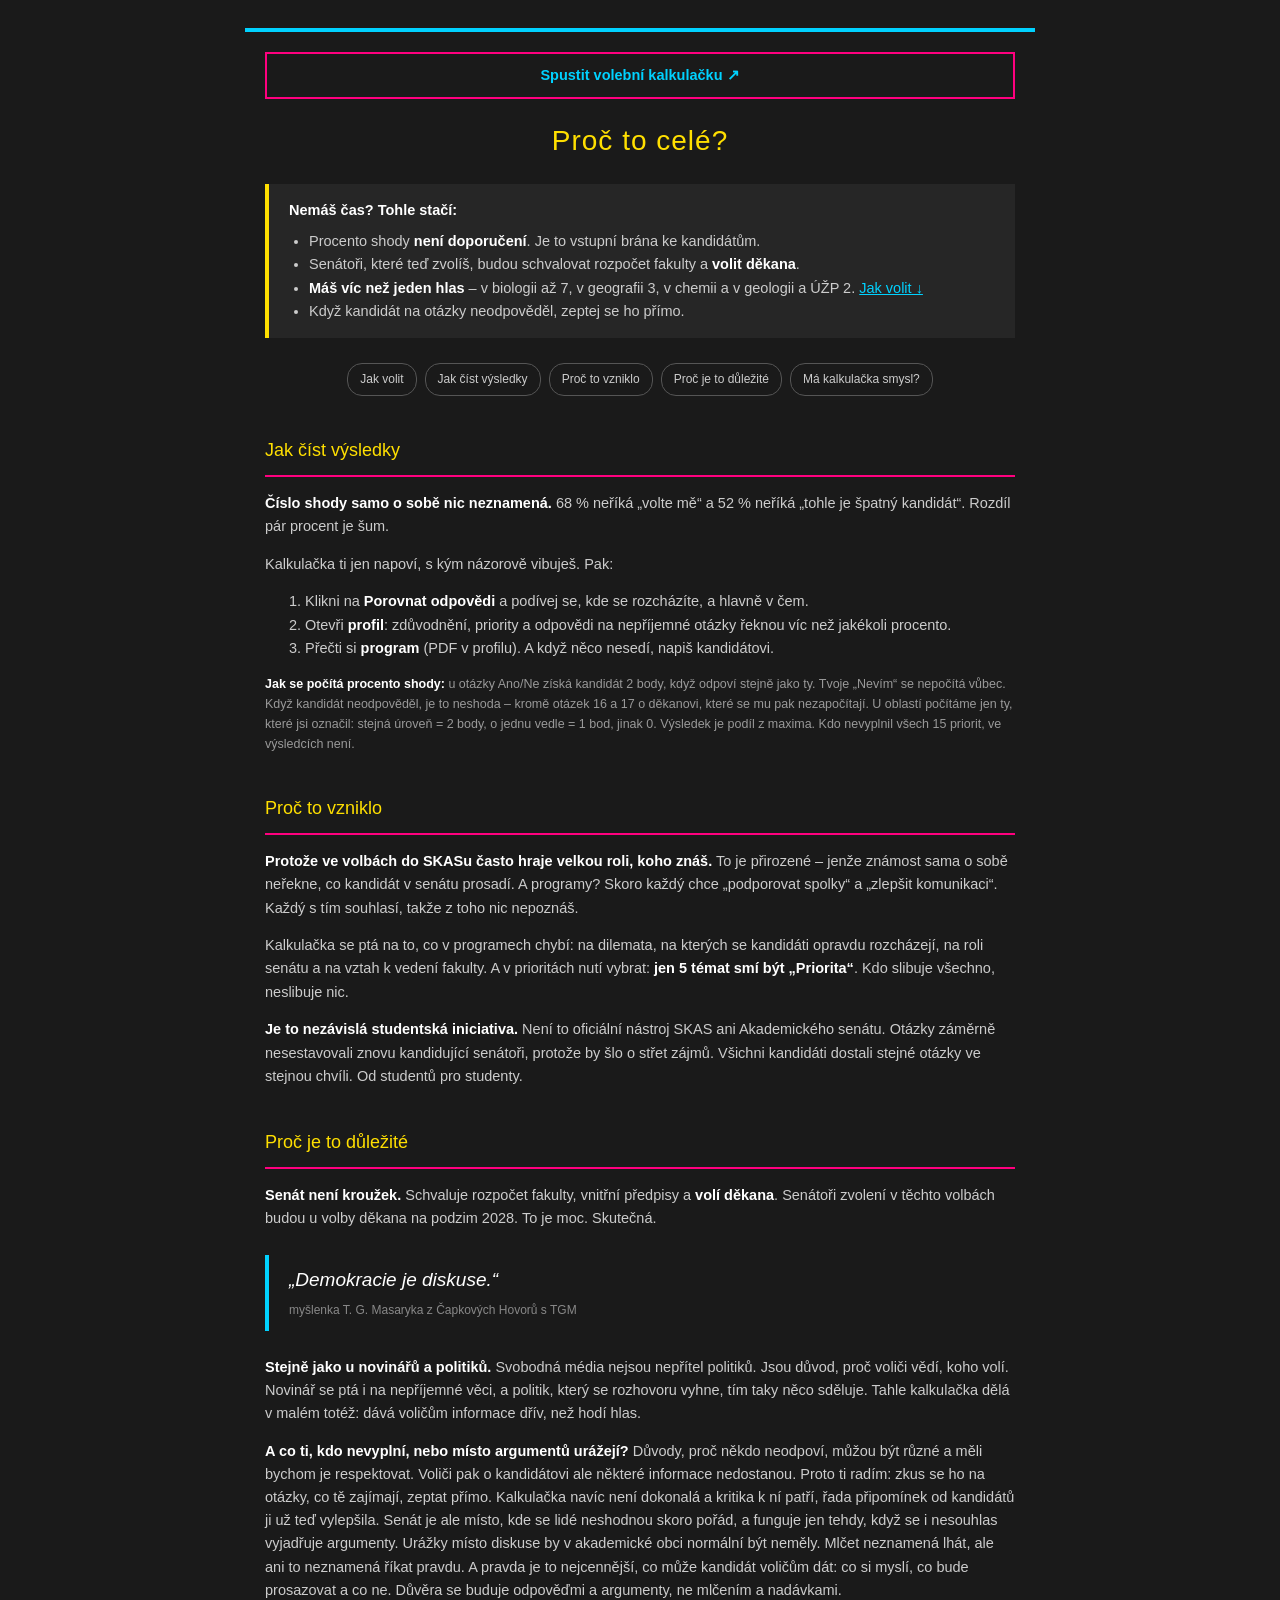
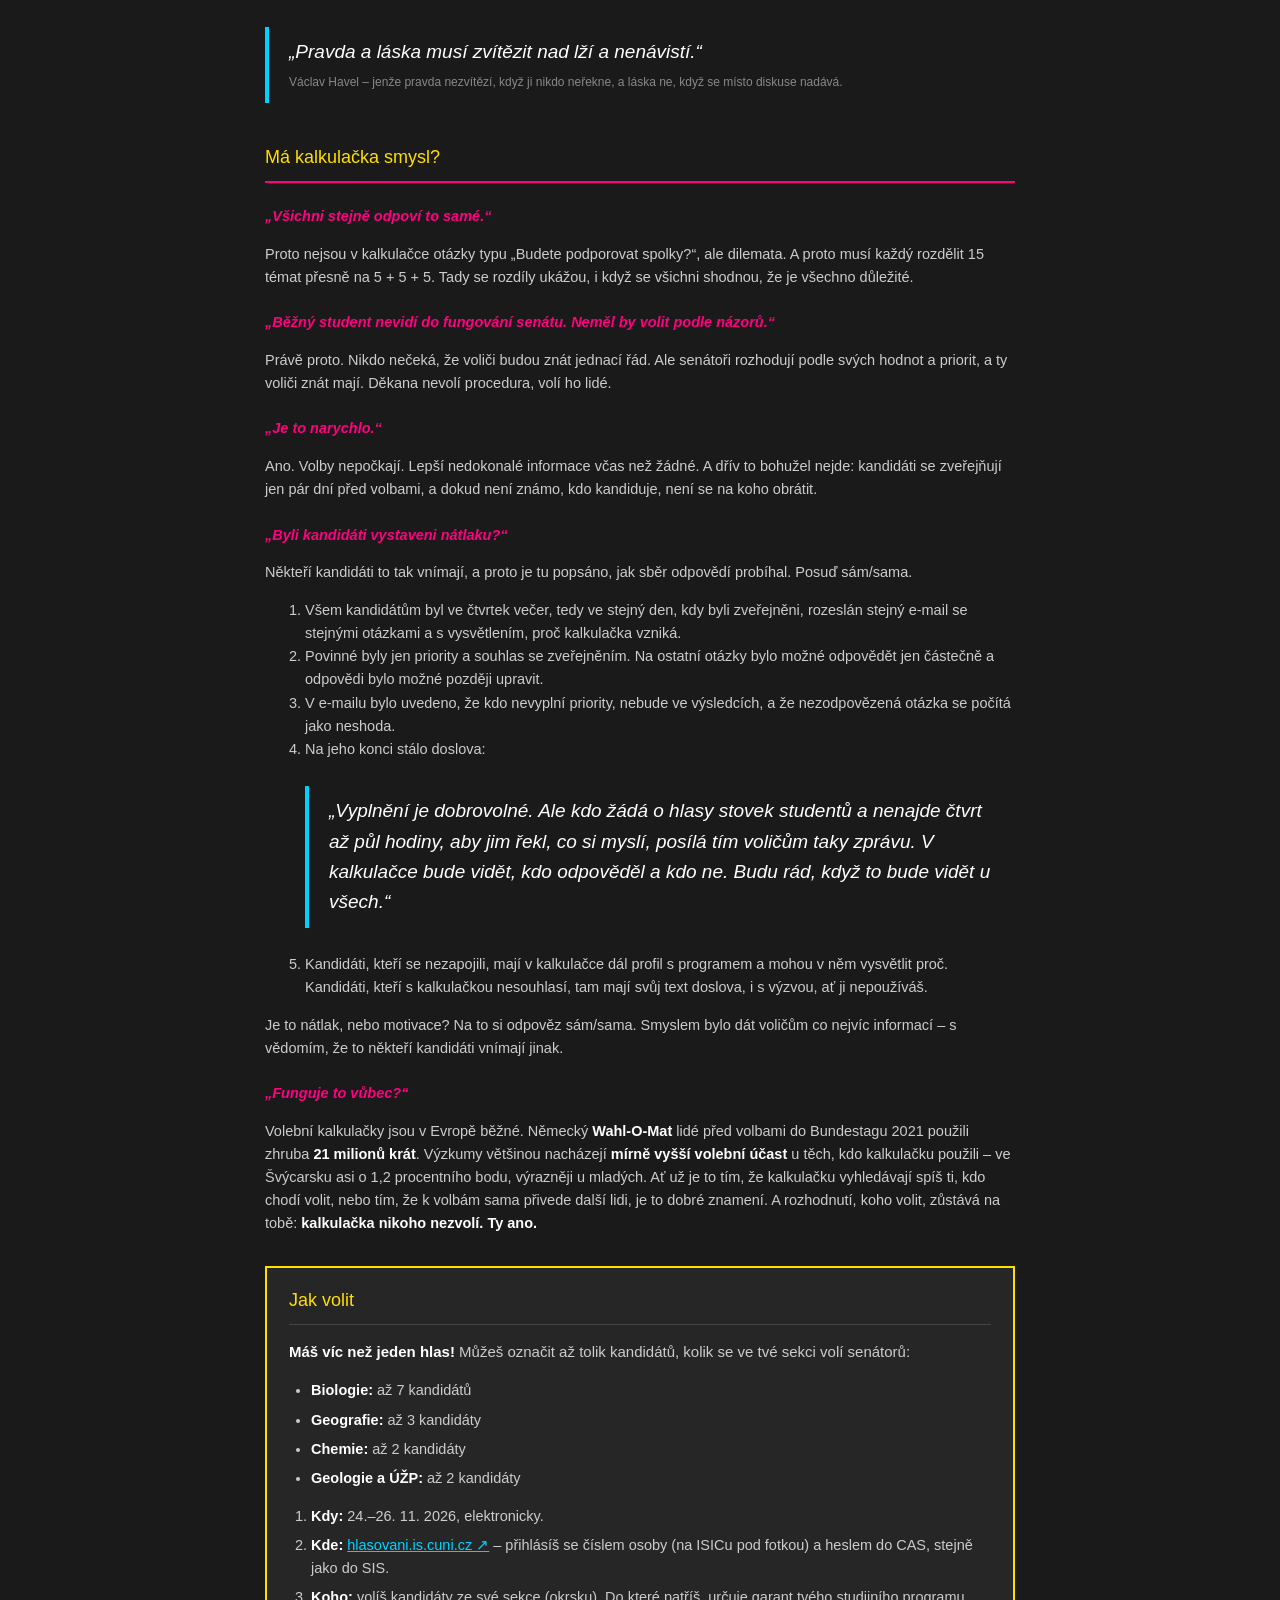
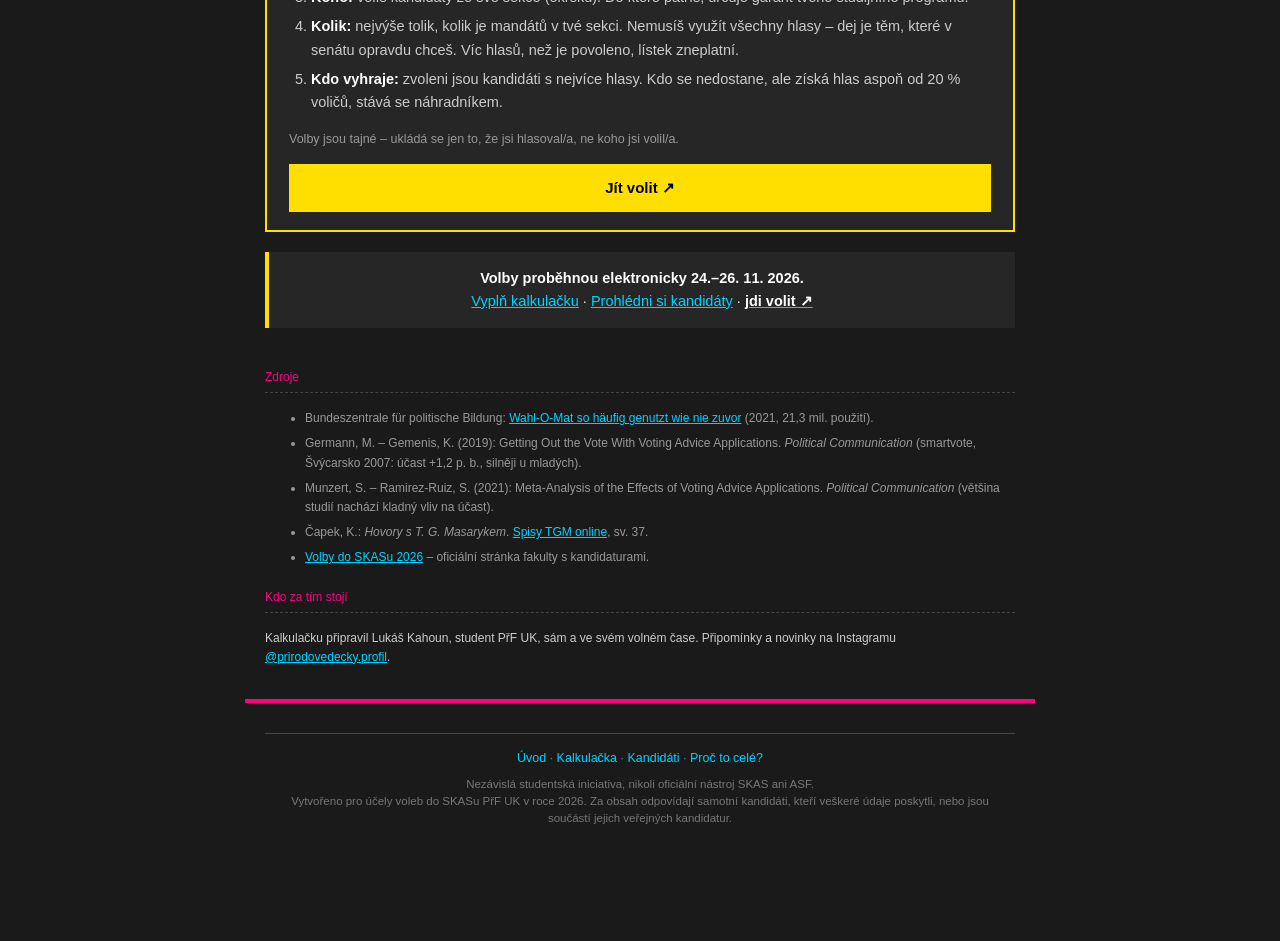
<file: o-kalkulacce.html>
<!DOCTYPE html>
<html lang="cs">
<head>
    <meta charset="UTF-8">
    <meta name="viewport" content="width=device-width, initial-scale=1.0">
    <title>Proč to celé? – volby do SKASu PřF UK 2026</title>
    <!-- ?v=30: po každé úpravě style.css nebo data.js zvyš číslo (ve všech HTML), jinak prohlížeč může použít starou verzi -->
    <link rel="icon" href="ikona.svg" type="image/svg+xml">
    <link rel="icon" href="ikona.png" type="image/png">
    <link rel="apple-touch-icon" href="ikona.png">
    <link rel="stylesheet" href="style.css?v=30">
    <script src="data.js?v=30"></script>
</head>
<body>

<div class="container clanek fade-in">

    <a class="nav-box" href="kalkulacka.html" target="_blank">Spustit volební kalkulačku ↗</a>

    <h1>Proč to celé?</h1>

    <div class="tldr">
        <strong>Nemáš čas? Tohle stačí:</strong>
        <ul>
            <li>Procento shody <strong>není doporučení</strong>. Je to vstupní brána ke kandidátům.</li>
            <li>Senátoři, které teď zvolíš, budou schvalovat rozpočet fakulty a <strong>volit děkana</strong>.</li>
            <li><strong>Máš víc než jeden hlas</strong> – v biologii až 7, v geografii 3, v chemii a v geologii a ÚŽP 2. <a href="#jak-volit">Jak volit ↓</a></li>
            <li>Když kandidát na otázky neodpověděl, zeptej se ho přímo.</li>
        </ul>
    </div>

    <nav class="obsah">
        <a href="#jak-volit">Jak volit</a>
        <a href="#vysledky">Jak číst výsledky</a>
        <a href="#vznik">Proč to vzniklo</a>
        <a href="#dulezitost">Proč je to důležité</a>
        <a href="#smysl">Má kalkulačka smysl?</a>
    </nav>

    <section id="vysledky">
        <h2>Jak číst výsledky</h2>
        <p><strong>Číslo shody samo o sobě nic neznamená.</strong> 68 % neříká „volte mě“ a 52 % neříká „tohle je špatný kandidát“. Rozdíl pár procent je šum.</p>
        <p>Kalkulačka ti jen napoví, s kým názorově vibuješ. Pak:</p>
        <ol>
            <li>Klikni na <strong>Porovnat odpovědi</strong> a podívej se, kde se rozcházíte, a hlavně v čem.</li>
            <li>Otevři <strong>profil</strong>: zdůvodnění, priority a odpovědi na nepříjemné otázky řeknou víc než jakékoli procento.</li>
            <li>Přečti si <strong>program</strong> (PDF v profilu). A když něco nesedí, napiš kandidátovi.</li>
        </ol>
        <p class="mensi"><strong>Jak se počítá procento shody:</strong> u otázky Ano/Ne získá kandidát 2 body, když odpoví stejně jako ty. Tvoje „Nevím“ se nepočítá vůbec. Když kandidát neodpověděl, je to neshoda – kromě otázek 16 a 17 o děkanovi, které se mu pak nezapočítají. U oblastí počítáme jen ty, které jsi označil: stejná úroveň = 2 body, o jednu vedle = 1 bod, jinak 0. Výsledek je podíl z maxima. Kdo nevyplnil všech 15 priorit, ve výsledcích není.</p>
    </section>

    <section id="vznik">
        <h2>Proč to vzniklo</h2>
        <p><strong>Protože ve volbách do SKASu často hraje velkou roli, koho znáš.</strong> To je přirozené – jenže známost sama o sobě neřekne, co kandidát v senátu prosadí. A programy? Skoro každý chce „podporovat spolky“ a „zlepšit komunikaci“. Každý s tím souhlasí, takže z toho nic nepoznáš.</p>
        <p>Kalkulačka se ptá na to, co v programech chybí: na dilemata, na kterých se kandidáti opravdu rozcházejí, na roli senátu a na vztah k vedení fakulty. A v prioritách nutí vybrat: <strong>jen 5 témat smí být „Priorita“</strong>. Kdo slibuje všechno, neslibuje nic.</p>
        <p><strong>Je to nezávislá studentská iniciativa.</strong> Není to oficiální nástroj SKAS ani Akademického senátu. Otázky záměrně nesestavovali znovu kandidující senátoři, protože by šlo o střet zájmů. Všichni kandidáti dostali stejné otázky ve stejnou chvíli. Od studentů pro studenty.</p>
    </section>

    <section id="dulezitost">
        <h2>Proč je to důležité</h2>
        <p><strong>Senát není kroužek.</strong> Schvaluje rozpočet fakulty, vnitřní předpisy a <strong>volí děkana</strong>. Senátoři zvolení v těchto volbách budou u volby děkana na podzim 2028. To je moc. Skutečná.</p>

        <blockquote class="citat">
            „Demokracie je diskuse.“
            <cite>myšlenka T. G. Masaryka z Čapkových Hovorů s TGM</cite>
        </blockquote>

        <p><strong>Stejně jako u novinářů a politiků.</strong> Svobodná média nejsou nepřítel politiků. Jsou důvod, proč voliči vědí, koho volí. Novinář se ptá i na nepříjemné věci, a politik, který se rozhovoru vyhne, tím taky něco sděluje. Tahle kalkulačka dělá v malém totéž: dává voličům informace dřív, než hodí hlas.</p>

        <p><strong>A co ti, kdo nevyplní, nebo místo argumentů urážejí?</strong> Důvody, proč někdo neodpoví, můžou být různé a měli bychom je respektovat. Voliči pak o kandidátovi ale některé informace nedostanou. Proto ti radím: zkus se ho na otázky, co tě zajímají, zeptat přímo. Kalkulačka navíc není dokonalá a kritika k ní patří, řada připomínek od kandidátů ji už teď vylepšila. Senát je ale místo, kde se lidé neshodnou skoro pořád, a funguje jen tehdy, když se i nesouhlas vyjadřuje argumenty. Urážky místo diskuse by v akademické obci normální být neměly. Mlčet neznamená lhát, ale ani to neznamená říkat pravdu. A pravda je to nejcennější, co může kandidát voličům dát: co si myslí, co bude prosazovat a co ne. Důvěra se buduje odpověďmi a argumenty, ne mlčením a nadávkami.</p>

        <blockquote class="citat">
            „Pravda a láska musí zvítězit nad lží a nenávistí.“
            <cite>Václav Havel – jenže pravda nezvítězí, když ji nikdo neřekne, a láska ne, když se místo diskuse nadává.</cite>
        </blockquote>
    </section>

    <section id="smysl">
        <h2>Má kalkulačka smysl?</h2>
        <p class="namitka">„Všichni stejně odpoví to samé.“</p>
        <p>Proto nejsou v kalkulačce otázky typu „Budete podporovat spolky?“, ale dilemata. A proto musí každý rozdělit 15 témat přesně na 5 + 5 + 5. Tady se rozdíly ukážou, i když se všichni shodnou, že je všechno důležité.</p>

        <p class="namitka">„Běžný student nevidí do fungování senátu. Neměl by volit podle názorů.“</p>
        <p>Právě proto. Nikdo nečeká, že voliči budou znát jednací řád. Ale senátoři rozhodují podle svých hodnot a priorit, a ty voliči znát mají. Děkana nevolí procedura, volí ho lidé.</p>

        <p class="namitka">„Je to narychlo.“</p>
        <p>Ano. Volby nepočkají. Lepší nedokonalé informace včas než žádné. A dřív to bohužel nejde: kandidáti se zveřejňují jen pár dní před volbami, a dokud není známo, kdo kandiduje, není se na koho obrátit.</p>

        <p class="namitka">„Byli kandidáti vystaveni nátlaku?“</p>
        <p>Někteří kandidáti to tak vnímají, a proto je tu popsáno, jak sběr odpovědí probíhal. Posuď sám/sama.</p>
        <ol>
            <li>Všem kandidátům byl ve čtvrtek večer, tedy ve stejný den, kdy byli zveřejněni, rozeslán stejný e-mail se stejnými otázkami a s vysvětlením, proč kalkulačka vzniká.</li>
            <li>Povinné byly jen priority a souhlas se zveřejněním. Na ostatní otázky bylo možné odpovědět jen částečně a odpovědi bylo možné později upravit.</li>
            <li>V e-mailu bylo uvedeno, že kdo nevyplní priority, nebude ve výsledcích, a že nezodpovězená otázka se počítá jako neshoda.</li>
            <li>Na jeho konci stálo doslova:
                <blockquote class="citat">„Vyplnění je dobrovolné. Ale kdo žádá o hlasy stovek studentů a nenajde čtvrt až půl hodiny, aby jim řekl, co si myslí, posílá tím voličům taky zprávu. V kalkulačce bude vidět, kdo odpověděl a kdo ne. Budu rád, když to bude vidět u všech.“</blockquote>
            </li>
            <li>Kandidáti, kteří se nezapojili, mají v kalkulačce dál profil s programem a mohou v něm vysvětlit proč. Kandidáti, kteří s kalkulačkou nesouhlasí, tam mají svůj text doslova, i s výzvou, ať ji nepoužíváš.</li>
        </ol>
        <p>Je to nátlak, nebo motivace? Na to si odpověz sám/sama. Smyslem bylo dát voličům co nejvíc informací – s vědomím, že to někteří kandidáti vnímají jinak.</p>

        <p class="namitka">„Funguje to vůbec?“</p>
        <p>Volební kalkulačky jsou v Evropě běžné. Německý <strong>Wahl-O-Mat</strong> lidé před volbami do Bundestagu 2021 použili zhruba <strong>21 milionů krát</strong>. Výzkumy většinou nacházejí <strong>mírně vyšší volební účast</strong> u těch, kdo kalkulačku použili – ve Švýcarsku asi o 1,2 procentního bodu, výrazněji u mladých. Ať už je to tím, že kalkulačku vyhledávají spíš ti, kdo chodí volit, nebo tím, že k volbám sama přivede další lidi, je to dobré znamení. A rozhodnutí, koho volit, zůstává na tobě: <strong>kalkulačka nikoho nezvolí. Ty ano.</strong></p>
    </section>

    <div id="jak-volit-misto"></div>

    <div class="tldr" style="text-align:center;">
        <strong>Volby proběhnou elektronicky 24.–26. 11. 2026.</strong><br>
        <a href="kalkulacka.html" target="_blank">Vyplň kalkulačku</a> · <a href="kandidati.html" target="_blank">Prohlédni si kandidáty</a> · <a href="https://hlasovani.is.cuni.cz/" target="_blank"><strong>jdi volit ↗</strong></a>
    </div>

    <section class="zdroje">
        <h4>Zdroje</h4>
        <ul>
            <li>Bundeszentrale für politische Bildung: <a href="https://www.bpb.de/die-bpb/presse/pressemitteilungen/340868/wahl-o-mat-so-haeufig-genutzt-wie-nie-zuvor/" target="_blank">Wahl-O-Mat so häufig genutzt wie nie zuvor</a> (2021, 21,3 mil. použití).</li>
            <li>Germann, M. – Gemenis, K. (2019): Getting Out the Vote With Voting Advice Applications. <em>Political Communication</em> (smartvote, Švýcarsko 2007: účast +1,2 p. b., silněji u mladých).</li>
            <li>Munzert, S. – Ramirez-Ruiz, S. (2021): Meta-Analysis of the Effects of Voting Advice Applications. <em>Political Communication</em> (většina studií nachází kladný vliv na účast).</li>
            <li>Čapek, K.: <em>Hovory s T. G. Masarykem</em>. <a href="https://masaryk.mua.cas.cz/" target="_blank">Spisy TGM online</a>, sv. 37.</li>
            <li><a href="https://natur.cuni.cz/fakulta/organizacni-struktura/organy-fakulty/akademicky-senat/volby/volby-do-studentske-komory-asf-2026" target="_blank">Volby do SKASu 2026</a> – oficiální stránka fakulty s kandidaturami.</li>
        </ul>
        <h4>Kdo za tím stojí</h4>
        <p>Kalkulačku připravil Lukáš Kahoun, student PřF UK, sám a ve svém volném čase. Připomínky a novinky na Instagramu <a href="https://www.instagram.com/prirodovedecky.profil/" target="_blank">@prirodovedecky.profil</a>.</p>
    </section>
</div>

<script>
    document.getElementById('jak-volit-misto').outerHTML = jakVolitHtml();
    document.body.insertAdjacentHTML('beforeend', paticka());
</script>
</body>
</html>
</file>
<file: style.css>
:root { --bg: #1a1a1a; --panel: #262626; --text: #e0e0e0; --cyan: #00d2ff; --magenta: #ff007f; --yellow: #ffdf00; }
body { font-family: Verdana, sans-serif; background-color: var(--bg); color: var(--text); line-height: 1.6; padding: 20px; font-size: 14px; overflow-x: hidden; }

/* Animace jen pro přechody celých obrazovek, ne pro formulář */
.fade-in { animation: fadeIn 0.4s ease-in forwards; }
@keyframes fadeIn { from { opacity: 0; transform: translateY(5px); } to { opacity: 1; transform: translateY(0); } }

.container { max-width: 750px; margin: 0 auto; background: var(--bg); padding: 20px; border-top: 4px solid var(--cyan); border-bottom: 4px solid var(--magenta); min-height: 200px; }
h1, h2, h3, h4 { color: var(--yellow); text-align: center; font-weight: normal; margin-top: 0; }
h1 { font-size: 24px; margin-bottom: 20px; letter-spacing: 1px; }
h2 { font-size: 18px; color: var(--cyan); border-bottom: 1px solid #444; padding-bottom: 10px; margin-top: 30px;}
h4 { color: var(--magenta); text-align: left; margin-top: 20px; border-bottom: 1px dashed #444; padding-bottom: 5px; }

/* ===== BARVY SEKCÍ – jediné místo, kde se nastavují =====
   --s-bg     pozadí štítku a aktivního filtru
   --s-pruh   levý pruh karty ve výsledcích (shora dolů)
   --s-text   barva textu na pozadí --s-bg
   --s-stin   stín textu (kvůli čitelnosti na přechodu)
   Geologie a ÚŽP je spojená sekce: geologie = fialová, ÚŽP = zelená → přechod. */
.sekce-bio  { --s-bg: linear-gradient(45deg, #ff4500, #ff8c00); --s-pruh: linear-gradient(#ff4500, #ff8c00); --s-text: white; --s-stin: none; }
.sekce-geo  { --s-bg: #00d2ff;                                  --s-pruh: linear-gradient(#00d2ff, #00d2ff); --s-text: black; --s-stin: none; }
.sekce-chem { --s-bg: #ffdf00;                                  --s-pruh: linear-gradient(#ffdf00, #ffdf00); --s-text: black; --s-stin: none; }
.sekce-uzp  { --s-bg: linear-gradient(45deg, #8a2be2, #39ff14); --s-pruh: linear-gradient(#8a2be2, #39ff14); --s-text: white; --s-stin: 1px 1px 2px black; }


/* Instrukce / Tooltip boxy */
.instruction-box { background: #333; border-left: 4px solid var(--cyan); padding: 10px 15px; font-size: 12.5px; color: #bbb; margin-bottom: 20px; }
.instruction-box strong { color: var(--text); }

.card { background: var(--panel); border-left: 3px solid #444; padding: 15px 20px; margin-bottom: 20px; }
.card[class*="sekce-"] { border-image: var(--s-pruh) 1; }
.res-head { display: flex; gap: 12px; align-items: center; }
.res-photo { width: 48px; height: 48px; border-radius: 50%; object-fit: cover; flex-shrink: 0; background: #333; }
.options { display: flex; gap: 10px; margin-top: 15px; flex-wrap: wrap; }
button, a.btn { font-family: Verdana, sans-serif; display: inline-block; text-align: center; text-decoration: none; flex: 1; padding: 10px; border: 1px solid #555; background: #333; color: #ccc; cursor: pointer; font-size: 13px; transition: all 0.2s; box-sizing: border-box; }
button:hover, a.btn:hover { background: #444; color: white; border-color: var(--cyan); }

/* Barvy voleb */
.btn-ano.selected { background-color: var(--cyan); color: black; border-color: var(--cyan); font-weight: bold; }
.btn-ne.selected { background-color: var(--magenta); color: black; border-color: var(--magenta); font-weight: bold; }
.btn-nevim.selected { background-color: var(--yellow); color: black; border-color: var(--yellow); font-weight: bold; }
.btn-prio.selected { background-color: var(--magenta); color: black; border-color: var(--magenta); font-weight: bold; }
.btn-mid.selected { background-color: var(--cyan); color: black; border-color: var(--cyan); font-weight: bold; }
.btn-low.selected { background-color: #888; color: white; border-color: #888; font-weight: bold; }

.submit-btn { background-color: transparent; color: var(--yellow); border: 2px solid var(--yellow); width: 100%; padding: 15px; font-size: 16px; margin-top: 20px; font-weight: bold; }
.submit-btn:hover { background-color: var(--yellow); color: black; }
.back-btn { padding: 10px; margin: 0 0 20px 0; font-size: 14px; }

.match-bar { background: #333; margin: 15px 0; height: 15px; border-radius: 3px; overflow: hidden; }
.match-fill { background: var(--cyan); height: 100%; transition: width 0.5s ease-out; }

.counter-box { position: sticky; top: 0; background: var(--bg); padding: 15px 10px; border-bottom: 1px solid #444; margin-bottom: 20px; text-align: center; z-index: 100; }
.counter { display: inline-block; padding: 5px 10px; margin: 0 5px; font-size: 13px; color: #888; }
.counter.ok { color: var(--cyan); font-weight: bold; }
.counter.err { color: var(--magenta); font-weight: bold; }

.detail-item { padding: 12px 0; border-bottom: 1px solid #444; display: flex; justify-content: space-between; font-size: 13px; }

/* Filtry a odznaky sekcí (barvy bere z .sekce-*) */
.filter-bar { display: flex; gap: 10px; flex-wrap: wrap; margin-bottom: 20px; justify-content: center; }
.filter-btn { padding: 6px 12px; border: 1px solid #555; font-size: 12px; background: transparent; color: #aaa; border-radius: 15px; }
.filter-btn.active { color: white; font-weight: bold; border-color: white; }
.filter-btn.active[class*="sekce-"] { background: var(--s-bg); color: var(--s-text); text-shadow: var(--s-stin); border-color: transparent; }

.badge { display: inline-block; padding: 3px 8px; border-radius: 12px; font-size: 11px; font-weight: bold; color: var(--s-text, white); background: var(--s-bg, #444); text-shadow: var(--s-stin, none); margin-bottom: 10px; }

/* Kandidáti Grid */
.kand-grid { display: grid; grid-template-columns: repeat(auto-fill, minmax(160px, 1fr)); gap: 15px; margin-top: 20px; }
.kand-box { background: var(--panel); border: 2px solid #444; padding: 15px; text-align: center; cursor: pointer; transition: 0.2s; }
.kand-box:hover { border-color: var(--cyan); }
.kand-photo-placeholder { width: 80px; height: 80px; margin: 0 auto 10px; background: #333; display: flex; align-items: center; justify-content: center; font-size: 24px; color: #666; border-radius: 5px; }

.kand-box.expanded { grid-column: 1 / -1; display: flex; flex-direction: column; text-align: left; border-color: var(--yellow); cursor: auto; }
.kand-box.expanded .kand-header { display: flex; gap: 20px; align-items: flex-start; margin-bottom: 20px; }
.kand-box.expanded .kand-photo-placeholder { width: 160px; height: 160px; margin: 0; flex-shrink: 0; }
.kand-photo-placeholder img { width: 100%; height: 100%; object-fit: cover; border-radius: 5px; display: block; }
.kand-photo-placeholder:has(img) { width: 110px; height: 110px; }
.kand-box.expanded .kand-photo-placeholder:has(img) { width: 160px; height: 160px; }
/* textový sloupec vedle fotky se smí zúžit a dlouhé e-maily zalomit, jinak přetéká z karty */
.kand-box.expanded .kand-header > div { min-width: 0; overflow-wrap: break-word; }
/* na mobilu fotka nad textem */
@media (max-width: 560px) {
    .kand-box.expanded .kand-header { flex-direction: column; gap: 12px; }
    .kand-box.expanded .kand-photo-placeholder, .kand-box.expanded .kand-photo-placeholder:has(img) { width: 130px; height: 130px; }
}
.qa-poznamka { font-size: 11px; color: #888; margin: -5px 0 10px; }

/* Rozbalený profil: vlevo otázky, vpravo priority */
.profil-grid { display: grid; grid-template-columns: 1fr 1fr; gap: 25px; margin-bottom: 10px; }
@media (max-width: 640px) { .profil-grid { grid-template-columns: 1fr; } }
.profil-polozka { margin-bottom: 12px; font-size: 13px; }
.profil-polozka .qa-q { font-size: 13px; }
.profil-polozka .qa-a { margin-top: 4px; }
.odp { display: inline-block; padding: 1px 10px; border-radius: 10px; font-size: 12px; font-weight: bold; background: #444; color: #ddd; }
.odp-ano { background: var(--cyan); color: black; }
.odp-ne { background: var(--magenta); color: black; }
.profil-polozka[class*="prio-"] { border-left: 4px solid #555; padding-left: 10px; }
.prio-3 { border-left-color: var(--magenta) !important; }
.prio-2 { border-left-color: var(--cyan) !important; }
.prio-1 { border-left-color: #888 !important; }
.prio-hlava { color: var(--text); }
.prio-stitek { display: inline-block; min-width: 70px; margin-right: 8px; padding: 1px 8px; border-radius: 10px; font-size: 11px; font-weight: bold; text-align: center; background: #444; color: #ddd; }
.prio-3 .prio-stitek { background: var(--magenta); color: black; }
.prio-2 .prio-stitek { background: var(--cyan); color: black; }
.prio-1 .prio-stitek { background: #888; color: white; }

/* Navigace mezi stránkami (otevírá novou záložku) */
.nav-box { display: block; margin: 0 0 20px; padding: 10px 15px; border: 2px solid var(--magenta); color: var(--magenta); text-align: center; text-decoration: none; font-weight: bold; transition: 0.2s; }
.nav-box:hover { background: var(--magenta); color: black; }
.plovouci-odkaz { position: fixed; right: 20px; bottom: 20px; z-index: 200; padding: 10px 16px; background: var(--panel); border: 2px solid var(--yellow); color: var(--yellow); font-weight: bold; font-size: 13px; text-decoration: none; box-shadow: 0 2px 10px rgba(0,0,0,0.6); transition: 0.2s; }
.plovouci-odkaz:hover { background: var(--yellow); color: black; }

/* Zápatí */
.paticka { max-width: 750px; margin: 30px auto 70px; padding: 15px 20px; border-top: 1px solid #444; color: #777; font-size: 11.5px; text-align: center; line-height: 1.5; box-sizing: border-box; }
.paticka strong { color: var(--yellow); font-weight: normal; }
.kand-box.expanded h3 { color: var(--cyan); text-align: left; }
.kand-detail-content { display: none; }
.kand-box.expanded .kand-detail-content { display: block; border-top: 1px solid #444; padding-top: 15px; }
.kand-box.expanded .back-btn { margin: 20px 0 0 0; }
.kand-box.expanded .back-btn:first-child { margin: 0 0 20px 0; }
.qa-block { margin-bottom: 15px; }
.qa-q { font-weight: bold; color: var(--cyan); margin-bottom: 5px; }
.qa-a { font-size: 13px; color: #ccc; border-left: 2px solid #555; padding-left: 10px; }

/* Rachejtle */
.spark { position: fixed; width: 6px; height: 6px; border-radius: 50%; pointer-events: none; z-index: 9999; animation: sparkAnim 0.6s ease-out forwards; }
@keyframes sparkAnim { 0% { transform: translate(0,0) scale(1); opacity: 1; } 100% { transform: translate(var(--dx), var(--dy)) scale(0); opacity: 0; } }
.intro-screen { text-align: center; padding: 60px 20px; }
.intro-q { font-size: 22px; color: var(--yellow); margin-bottom: 50px; }
.intro-msg { font-size: 24px; color: var(--cyan); margin-bottom: 40px; }
.menu-grid { display: flex; gap: 20px; margin-top: 30px; justify-content: center; flex-wrap: wrap; }
.menu-square { width: 200px; height: 200px; border: 2px solid var(--cyan); display: flex; align-items: center; justify-content: center; font-size: 18px; font-weight: bold; color: var(--text); background: var(--panel); text-decoration: none; cursor: pointer; transition: 0.2s; }
.menu-square:hover { background: var(--cyan); color: black; transform: scale(1.05); }
.menu-square.alt { border-color: var(--magenta); }
.menu-square.alt:hover { background: var(--magenta); color: black; }

/* Sbalená karta kandidáta: jméno, obor, ročník, odkaz */
.karta-jmeno { margin: 5px 0 4px; font-size: 15px; }
.karta-radek { font-size: 11.5px; color: #999; line-height: 1.4; min-height: 16px; }
.karta-radek a { color: var(--yellow); text-decoration: none; }
.karta-radek a:hover { text-decoration: underline; }

/* Úvod: třetí dlaždice a poznámka */
.menu-square.tret { border-color: var(--yellow); }
.menu-square.tret:hover { background: var(--yellow); color: black; }
.intro-pozn { margin-top: 35px; font-size: 11.5px; color: #777; }
@media (max-width: 700px) { .menu-square { width: 100%; height: 90px; } }

/* Zápatí: navigace */
.paticka-nav { margin-bottom: 8px; font-size: 12.5px; }
.paticka-nav a { color: var(--cyan); text-decoration: none; }
.paticka-nav a:hover { text-decoration: underline; }

/* Stránka „Proč to celé?" */
.clanek { font-size: 14.5px; }
.clanek h1 { font-size: 28px; }
.clanek h2 { text-align: left; margin-top: 40px; color: var(--yellow); border-bottom: 2px solid var(--magenta); }
.clanek p, .clanek li { color: #ccc; }
.clanek strong { color: white; }
.clanek a { color: var(--cyan); }
.tldr { background: var(--panel); border-left: 4px solid var(--yellow); padding: 15px 20px; margin: 20px 0; }
.tldr ul { margin: 8px 0 0; padding-left: 20px; }
.obsah { display: flex; flex-wrap: wrap; gap: 8px; justify-content: center; margin: 25px 0 10px; }
.obsah a { padding: 6px 12px; border: 1px solid #555; border-radius: 15px; font-size: 12px; color: #ccc; text-decoration: none; }
.obsah a:hover { border-color: var(--cyan); color: var(--cyan); }
.clanek section { scroll-margin-top: 20px; }
.citat { margin: 25px 0; padding: 10px 20px; border-left: 4px solid var(--cyan); font-size: 19px; color: white; font-style: italic; }
.citat cite { display: block; margin-top: 6px; font-size: 12px; color: #888; font-style: normal; }
.namitka { margin: 22px 0 4px; color: var(--magenta) !important; font-weight: bold; font-style: italic; }
.mensi { font-size: 12.5px; color: #999 !important; }
.zdroje { margin-top: 40px; font-size: 12px; }
.zdroje li { color: #999; margin-bottom: 6px; }
/* Otázky: číslo a rozbalovací kontext (Zastánci / Odpůrci) */
.otazka-cislo { font-size: 11px; color: #777; letter-spacing: 0.5px; text-transform: uppercase; }
.otazka-text { font-size: 15.5px; color: white; margin: 4px 0 8px; }
.kontext { margin: 6px 0 4px; font-size: 13px; }
.kontext summary { cursor: pointer; display: inline-block; color: var(--cyan); font-size: 12px; padding: 2px 10px; border: 1px solid #555; border-radius: 12px; list-style: none; user-select: none; }
.kontext summary::-webkit-details-marker { display: none; }
.kontext summary::before { content: '▸ '; }
.kontext[open] summary::before { content: '▾ '; }
.kontext summary:hover { border-color: var(--cyan); }
.kontext[open] { background: #2e2e2e; border-left: 3px solid var(--cyan); padding: 6px 12px 2px; }
.kontext[open] summary { margin-bottom: 4px; }
.kontext p { color: #ccc; margin: 6px 0; line-height: 1.5; }
.kontext-pro { color: var(--cyan) !important; }
.kontext-proti { color: var(--magenta) !important; }
.kontext a { color: var(--yellow); }
.profil-polozka .kontext { font-size: 12px; }
/* Kontext rovnou viditelný v kalkulačce – tlumený, aby nepřebil otázku a tlačítka */
.kontext-vzdy { margin: 2px 0 12px; font-size: 12.5px; line-height: 1.45; color: #9a9a9a; }
.kontext-vzdy p { margin: 0; }
.kontext-vzdy .kv-info { margin-bottom: 8px; }
.kontext-vzdy a { color: var(--yellow); }
.kv-sloupce { display: grid; grid-template-columns: 1fr 1fr; gap: 14px; }
.kv-sloupce p { padding-left: 10px; border-left: 2px solid #444; }
.kv-sloupce span { display: block; font-size: 10.5px; font-weight: bold; letter-spacing: 0.6px; text-transform: uppercase; margin-bottom: 2px; }
.kv-pro { border-left-color: rgba(0, 210, 255, 0.5) !important; }
.kv-pro span { color: var(--cyan); }
.kv-proti { border-left-color: rgba(255, 0, 127, 0.5) !important; }
.kv-proti span { color: var(--magenta); }
@media (max-width: 600px) { .kv-sloupce { grid-template-columns: 1fr; gap: 8px; } }
/* Návod, jak volit */
.jak-volit { margin: 30px 0 10px; padding: 18px 22px; background: var(--panel); border: 2px solid var(--yellow); scroll-margin-top: 20px; text-align: left; }
.jak-volit h2 { margin-top: 0; color: var(--yellow); border-bottom: 1px solid #444; text-align: left; }
.jak-volit-hlavni { font-size: 15px; color: white; }
.jak-volit ul, .jak-volit ol { color: #ccc; padding-left: 22px; }
.jak-volit li { margin-bottom: 6px; }
.jak-volit strong { color: white; }
.jak-volit a { color: var(--cyan); }
.volit-tlacitko { display: block; margin-top: 15px; padding: 12px; text-align: center; background: var(--yellow); color: black !important; font-weight: bold; text-decoration: none; font-size: 15px; }
.volit-tlacitko:hover { opacity: 0.85; }
.intro-volit { display: inline-block; margin-top: 30px; padding: 8px 16px; border: 1px solid var(--yellow); color: var(--yellow); text-decoration: none; font-size: 13px; }
.intro-volit:hover { background: var(--yellow); color: black; }
</file>
